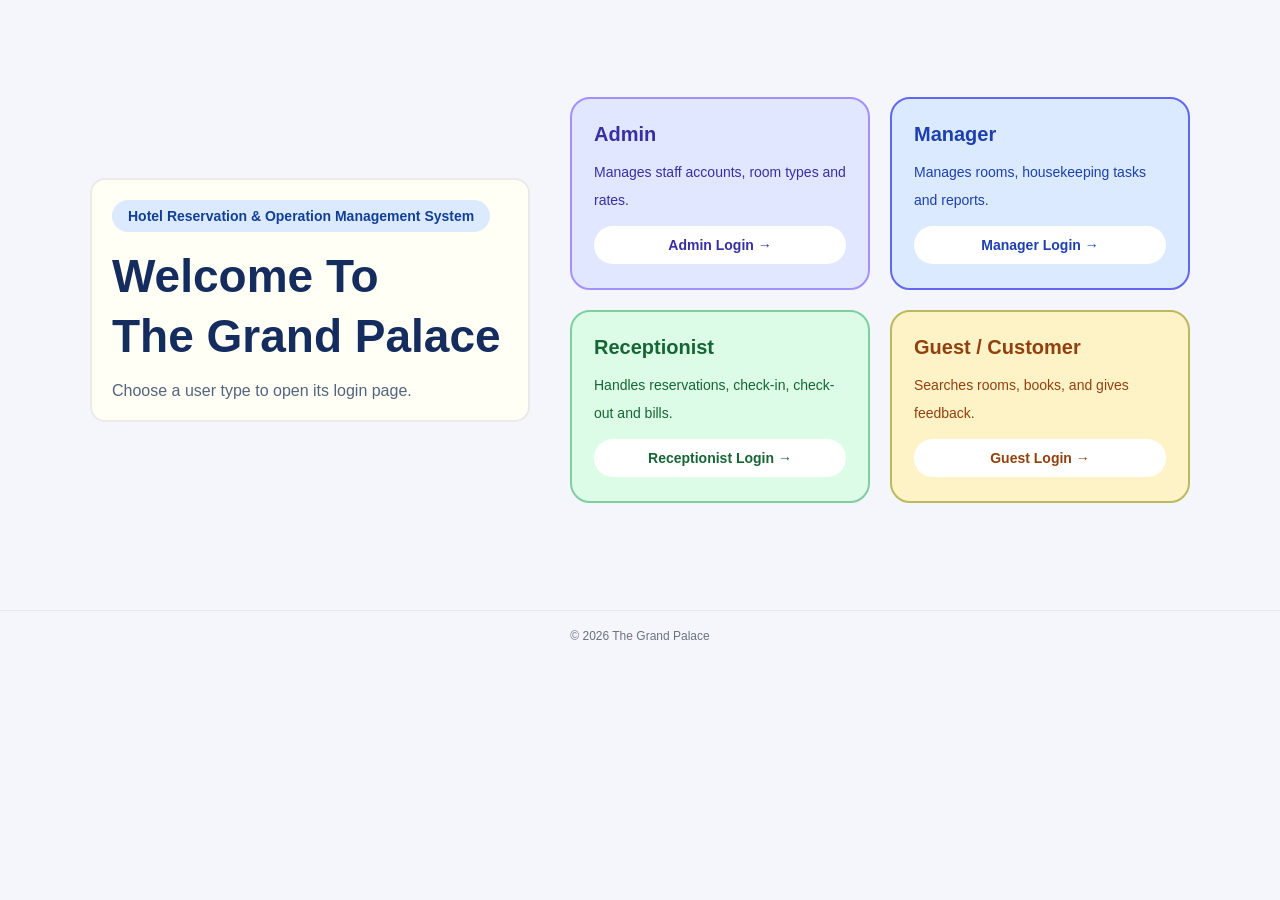
<file: hotel-system/index.html>
<!DOCTYPE html>
<html lang="en-US">
<head>
    <meta charset="UTF-8">
    <meta name="viewport" content="width=device-width, initial-scale=1.0">
    <title>The Grand Palace</title>
    <link rel="stylesheet" href="Design/Index.css">
    <script src="JS/Index.js"></script>
</head>
<body>
<div class="home">
    <div class="hero">

        <div class="hero-text">
            <span class="tag">Hotel Reservation &amp; Operation Management System</span>
            <h1>Welcome To<br>The Grand Palace</h1>
            <p>Choose a user type to open its login page.</p>
        </div>
        <div class="user-grid">

            <div class="user-card admin">
                <h2>Admin</h2>
                <p>Manages staff accounts, room types and rates.</p>
                <button type="button" class="user-btn" onclick="goToLogin('admin')">Admin Login →</button>
            </div>

            <div class="user-card manager">
                <h2>Manager</h2>
                <p>Manages rooms, housekeeping tasks and reports.</p>
                <button type="button" class="user-btn" onclick="goToLogin('manager')">Manager Login →</button>
            </div>

            <div class="user-card receptionist">
                <h2>Receptionist</h2>
                <p>Handles reservations, check-in, check-out and bills.</p>
                <button type="button" class="user-btn" onclick="goToLogin('receptionist')">Receptionist Login →</button>
            </div>

            <div class="user-card guest">
                <h2>Guest / Customer</h2>
                <p>Searches rooms, books, and gives feedback.</p>
                <button type="button" class="user-btn" onclick="goToLogin('guest')">Guest Login →</button>
            </div>

        </div>
    </div>
</div>
<div class="footer">© 2026 The Grand Palace</div>
</body>
</html>
</file>
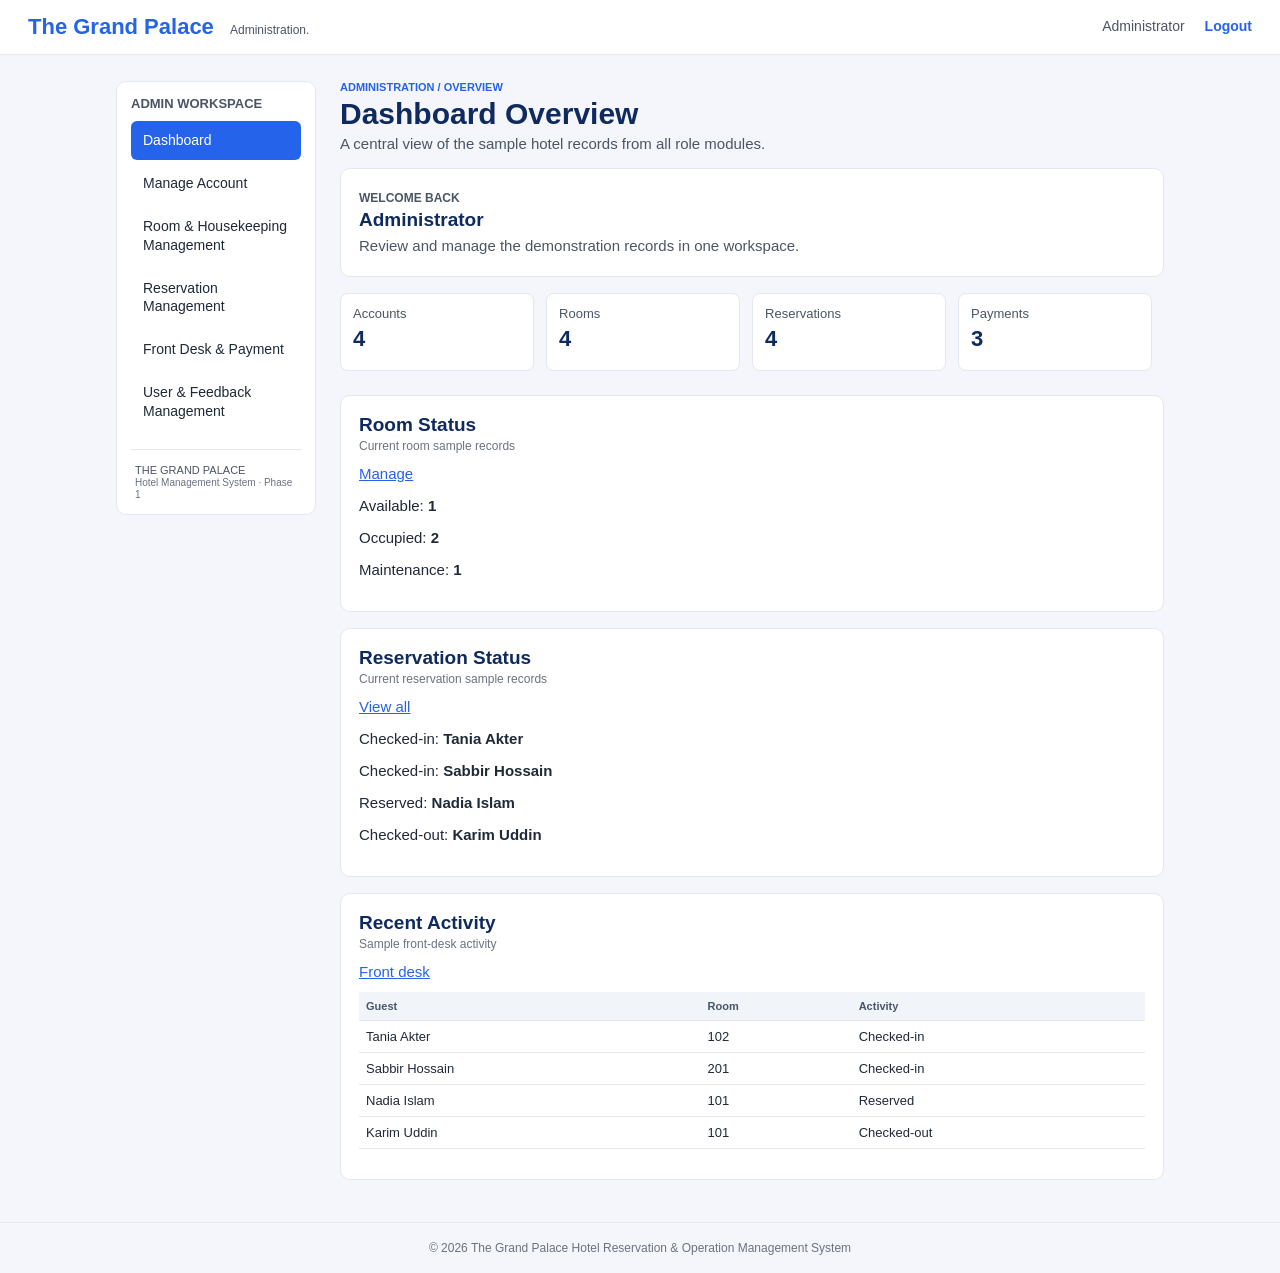
<file: hotel-system/Page/Admin.html>
<!DOCTYPE html>
<html lang="en">

<head>
    <meta charset="UTF-8">
    <meta name="viewport" content="width=device-width, initial-scale=1.0">
    <title>The Grand Palace | Admin Dashboard</title>
    <link rel="stylesheet" href="../Design/Style.css">
    <link rel="stylesheet" href="../Design/Admin.css">
    <script src="../JS/Admin.js" defer></script>
</head>

<body onload="initAdmin()">

    <!-- ===================== TOP BAR ===================== -->
    <div class="topbar adm-topbar">
        <div class="brand">The Grand Palace <small>Administration.</small></div>
        <div class="topright">
            <span class="adm-user-label">Administrator</span>
            <a href="../index.html">Logout</a>
        </div>
    </div>

    <div class="wrap adm-wrap">

        <!-- ===================== SIDEBAR ===================== -->
        <aside class="sidebar adm-sidebar">
            <h4>ADMIN WORKSPACE</h4>
            <a href="#" id="admMenuDashboard" class="active" onclick="return showAdminSection('dashboard')">Dashboard</a>
            <a href="#" id="admMenuAccounts" onclick="return showAdminSection('accounts')">Manage Account</a>
            <a href="#" id="admMenuRooms" onclick="return showAdminSection('rooms')">Room &amp; Housekeeping Management</a>
            <a href="#" id="admMenuReservations" onclick="return showAdminSection('reservations')">Reservation Management</a>
            <a href="#" id="admMenuFrontdesk" onclick="return showAdminSection('frontdesk')">Front Desk &amp; Payment</a>
            <a href="#" id="admMenuFeedback" onclick="return showAdminSection('feedback')">User &amp; Feedback Management</a>
            <div class="adm-sidebar-note">
                THE GRAND PALACE<br>
                <span>Hotel Management System · Phase 1</span>
            </div>
        </aside>

        <main class="content adm-content">

            <!-- ===================== DASHBOARD ===================== -->
            <section id="admDashboardSection">
                <div class="crumb">ADMINISTRATION / OVERVIEW</div>
                <h1 class="title">Dashboard Overview</h1>
                <p class="desc">A central view of the sample hotel records from all role modules.</p>

                <div class="adm-welcome card">
                    <div>
                        <p class="adm-eyebrow">WELCOME BACK</p>
                        <h2>Administrator</h2>
                        <p>Review and manage the demonstration records in one workspace.</p>
                    </div>
                    <div class="adm-welcome-mark">GP</div>
                </div>

                <div class="adm-stat-grid">
                    <div class="adm-stat-card">
                        <span class="adm-stat-icon adm-blue">A</span>
                        <div>
                            <p>Accounts</p>
                            <h2 id="dashAccounts">0</h2>
                        </div>
                    </div>
                    <div class="adm-stat-card">
                        <span class="adm-stat-icon adm-green">R</span>
                        <div>
                            <p>Rooms</p>
                            <h2 id="dashRooms">0</h2>
                        </div>
                    </div>
                    <div class="adm-stat-card">
                        <span class="adm-stat-icon adm-purple">B</span>
                        <div>
                            <p>Reservations</p>
                            <h2 id="dashReservations">0</h2>
                        </div>
                    </div>
                    <div class="adm-stat-card">
                        <span class="adm-stat-icon adm-gold">P</span>
                        <div>
                            <p>Payments</p>
                            <h2 id="dashPayments">0</h2>
                        </div>
                    </div>
                </div>

                <div class="adm-two-column">
                    <div class="card adm-panel-card">
                        <div class="adm-card-heading">
                            <div>
                                <h2>Room Status</h2>
                                <p class="sub">Current room sample records</p>
                            </div>
                            <a href="#" onclick="return showAdminSection('rooms')">Manage</a>
                        </div>
                        <div id="dashRoomSummary"></div>
                    </div>

                    <div class="card adm-panel-card">
                        <div class="adm-card-heading">
                            <div>
                                <h2>Reservation Status</h2>
                                <p class="sub">Current reservation sample records</p>
                            </div>
                            <a href="#" onclick="return showAdminSection('reservations')">View all</a>
                        </div>
                        <div id="dashReservationSummary"></div>
                    </div>
                </div>

                <div class="card adm-panel-card">
                    <div class="adm-card-heading">
                        <div>
                            <h2>Recent Activity</h2>
                            <p class="sub">Sample front-desk activity</p>
                        </div>
                        <a href="#" onclick="return showAdminSection('frontdesk')">Front desk</a>
                    </div>
                    <div id="dashRecent"></div>
                </div>
            </section>

            <!-- ===================== MANAGE ACCOUNT ===================== -->
            <section id="admAccountsSection" style="display:none">
                <div class="crumb">ADMINISTRATION / MANAGE ACCOUNT</div>
                <h1 class="title">Manage Account</h1>
                <p class="desc">Add, review, enable, disable and remove sample user accounts.</p>

                <div class="card adm-panel-card">
                    <div class="adm-card-heading">
                        <div>
                            <h2>Account Directory</h2>
                            <p class="sub">Administrator, Manager, Receptionist and Guest accounts</p>
                        </div>
                        <button type="button" onclick="openAccountForm()">+ Add Account</button>
                    </div>

                    <!-- Add / Edit account form -->
                    <div id="accountForm" class="adm-form-box" style="display:none">
                        <h3 id="accountFormTitle">Add Account</h3>
                        <div class="adm-form-grid">
                            <div>
                                <label>First Name</label>
                                <input id="accFirst">
                            </div>
                            <div>
                                <label>Last Name</label>
                                <input id="accLast">
                            </div>
                            <div>
                                <label>Email</label>
                                <input id="accEmail" type="email">
                            </div>
                            <div>
                                <label>Phone</label>
                                <input id="accPhone">
                            </div>
                            <div>
                                <label>Role</label>
                                <select id="accRole">
                                    <option>Guest</option>
                                    <option>Receptionist</option>
                                    <option>Manager</option>
                                    <option>Admin</option>
                                </select>
                            </div>
                            <div>
                                <label>Status</label>
                                <select id="accStatus">
                                    <option>Active</option>
                                    <option>Disabled</option>
                                </select>
                            </div>
                        </div>
                        <p id="accError" class="adm-error"></p>
                        <button type="button" onclick="saveAccount()">Save Account</button>
                        <button type="button" class="light" onclick="cancelAccountForm()">Cancel</button>
                    </div>

                    <!-- Search and filter -->
                    <div class="adm-toolbar">
                        <div class="adm-search">
                            <label>Search</label>
                            <input id="accSearch" onkeyup="showAccounts()" placeholder="Name, email or phone">
                        </div>
                        <div class="adm-filter">
                            <label>Role</label>
                            <select id="accFilter" onchange="showAccounts()">
                                <option>All</option>
                                <option>Admin</option>
                                <option>Manager</option>
                                <option>Receptionist</option>
                                <option>Guest</option>
                            </select>
                        </div>
                    </div>

                    <div id="accountTable" class="adm-table-wrap"></div>
                </div>
            </section>

            <!-- ===================== ROOM & HOUSEKEEPING ===================== -->
            <section id="admRoomsSection" style="display:none">
                <div class="crumb">ADMINISTRATION / OPERATIONS</div>
                <h1 class="title">Room &amp; Housekeeping Management</h1>
                <p class="desc">Manage the room inventory and housekeeping task records copied from the Manager module.</p>

                <!-- Add / Edit room -->
                <div class="card adm-panel-card">
                    <div class="adm-card-heading">
                        <div>
                            <h2 id="roomFormTitle">Add / Edit Room</h2>
                            <p class="sub">Room number, type, floor and availability status</p>
                        </div>
                    </div>
                    <div class="adm-form-grid">
                        <div>
                            <label>Room Number</label>
                            <input id="roomNumber">
                        </div>
                        <div>
                            <label>Room Type</label>
                            <select id="roomType">
                                <option>Standard</option>
                                <option>Deluxe</option>
                                <option>Suite</option>
                            </select>
                        </div>
                        <div>
                            <label>Floor</label>
                            <input id="roomFloor" type="number" min="1">
                        </div>
                        <div>
                            <label>Status</label>
                            <select id="roomStatus">
                                <option>Available</option>
                                <option>Occupied</option>
                                <option>Maintenance</option>
                            </select>
                        </div>
                    </div>
                    <p id="roomError" class="adm-error"></p>
                    <button type="button" onclick="saveRoom()">Save Room</button>
                    <button type="button" class="light" onclick="clearRoomForm()">Clear</button>
                </div>

                <!-- Room inventory -->
                <div class="card adm-panel-card">
                    <div class="adm-card-heading">
                        <div>
                            <h2>Room Inventory</h2>
                            <p class="sub">Edit or delete a room record</p>
                        </div>
                    </div>
                    <div id="roomTable" class="adm-table-wrap"></div>
                </div>

                <!-- Housekeeping tasks -->
                <div class="card adm-panel-card">
                    <div class="adm-card-heading">
                        <div>
                            <h2 id="taskFormTitle">Housekeeping Tasks</h2>
                            <p class="sub">Assign and update housekeeping work</p>
                        </div>
                    </div>
                    <div class="adm-form-grid">
                        <div>
                            <label>Room</label>
                            <input id="taskRoom">
                        </div>
                        <div>
                            <label>Task Description</label>
                            <input id="taskName">
                        </div>
                        <div>
                            <label>Assigned To</label>
                            <input id="taskWorker">
                        </div>
                        <div>
                            <label>Status</label>
                            <select id="taskStatus">
                                <option>Pending</option>
                                <option>Done</option>
                            </select>
                        </div>
                    </div>
                    <p id="taskError" class="adm-error"></p>
                    <button type="button" onclick="saveTask()">Save Task</button>
                    <button type="button" class="light" onclick="clearTaskForm()">Clear</button>
                    <div id="taskTable" class="adm-table-wrap"></div>
                </div>
            </section>

            <!-- ===================== RESERVATIONS ===================== -->
            <section id="admReservationsSection" style="display:none">
                <div class="crumb">ADMINISTRATION / RESERVATIONS</div>
                <h1 class="title">Reservation Management</h1>
                <p class="desc">View and edit sample reservations from the Receptionist module.</p>

                <div class="card adm-panel-card">
                    <h2 id="resFormTitle">Add / Edit Reservation</h2>
                    <div class="adm-form-grid">
                        <div>
                            <label>Guest Name</label>
                            <input id="resGuest">
                        </div>
                        <div>
                            <label>Phone</label>
                            <input id="resPhone">
                        </div>
                        <div>
                            <label>Room Number</label>
                            <input id="resRoom">
                        </div>
                        <div>
                            <label>Check-in</label>
                            <input id="resIn" type="date">
                        </div>
                        <div>
                            <label>Check-out</label>
                            <input id="resOut" type="date">
                        </div>
                        <div>
                            <label>Status</label>
                            <select id="resStatus">
                                <option>Reserved</option>
                                <option>Checked-in</option>
                                <option>Checked-out</option>
                                <option>Cancelled</option>
                            </select>
                        </div>
                    </div>
                    <p id="resError" class="adm-error"></p>
                    <button type="button" onclick="saveReservation()">Save Reservation</button>
                    <button type="button" class="light" onclick="clearReservationForm()">Clear</button>
                </div>

                <div class="card adm-panel-card">
                    <div class="adm-card-heading">
                        <h2>Reservation Directory</h2>
                    </div>
                    <div id="reservationTable" class="adm-table-wrap"></div>
                </div>
            </section>

            <!-- ===================== FRONT DESK & PAYMENT ===================== -->
            <section id="admFrontdeskSection" style="display:none">
                <div class="crumb">ADMINISTRATION / FRONT DESK</div>
                <h1 class="title">Front Desk &amp; Payment</h1>
                <p class="desc">Review check-in / check-out activity and edit payment records.</p>

                <!-- Front desk overview -->
                <div class="card adm-panel-card">
                    <h2>Front Desk Overview</h2>
                    <div id="deskSummary"></div>
                    <div id="deskTable" class="adm-table-wrap"></div>
                </div>

                <!-- Payment management -->
                <div class="card adm-panel-card">
                    <h2>Payment Management</h2>
                    <div class="adm-form-grid">
                        <div>
                            <label>Booking / Reservation ID</label>
                            <input id="payBooking" type="number">
                        </div>
                        <div>
                            <label>Guest Name</label>
                            <input id="payGuest">
                        </div>
                        <div>
                            <label>Amount (USD)</label>
                            <input id="payAmount" type="number" min="1">
                        </div>
                        <div>
                            <label>Method</label>
                            <select id="payMethod">
                                <option>Cash</option>
                                <option>Card</option>
                                <option>Mobile Banking</option>
                            </select>
                        </div>
                        <div>
                            <label>Status</label>
                            <select id="payStatus">
                                <option>Unpaid</option>
                                <option>Paid</option>
                                <option>Refunded</option>
                            </select>
                        </div>
                    </div>
                    <p id="payError" class="adm-error"></p>
                    <button type="button" onclick="savePayment()">Add / Update Payment</button>
                    <div id="paymentTable" class="adm-table-wrap"></div>
                </div>
            </section>

            <!-- ===================== USER & FEEDBACK ===================== -->
            <section id="admFeedbackSection" style="display:none">
                <div class="crumb">ADMINISTRATION / USERS &amp; FEEDBACK</div>
                <h1 class="title">User &amp; Feedback Management</h1>
                <p class="desc">Review guest account details and manage sample feedback records.</p>

                <!-- Guest directory -->
                <div class="card adm-panel-card">
                    <h2>Guest Directory</h2>
                    <div id="guestDirectory" class="adm-table-wrap"></div>
                </div>

                <!-- Guest feedback -->
                <div class="card adm-panel-card">
                    <h2>Guest Feedback</h2>
                    <p class="sub">Sample demonstration feedback. The Guest page currently displays a thank-you message but does not save feedback in an array.</p>
                    <div class="adm-form-grid">
                        <div>
                            <label>Guest Name</label>
                            <input id="fbGuest">
                        </div>
                        <div>
                            <label>Feedback</label>
                            <input id="fbText">
                        </div>
                        <div>
                            <label>Status</label>
                            <select id="fbStatus">
                                <option>New</option>
                                <option>Reviewed</option>
                                <option>Resolved</option>
                            </select>
                        </div>
                    </div>
                    <p id="fbError" class="adm-error"></p>
                    <button type="button" onclick="addFeedback()">Add Feedback</button>
                    <div id="feedbackTable" class="adm-table-wrap"></div>
                </div>
            </section>

        </main>
    </div>

    <div class="footer">© 2026 The Grand Palace  Hotel Reservation &amp; Operation Management System</div>

</body>

</html>
</file>
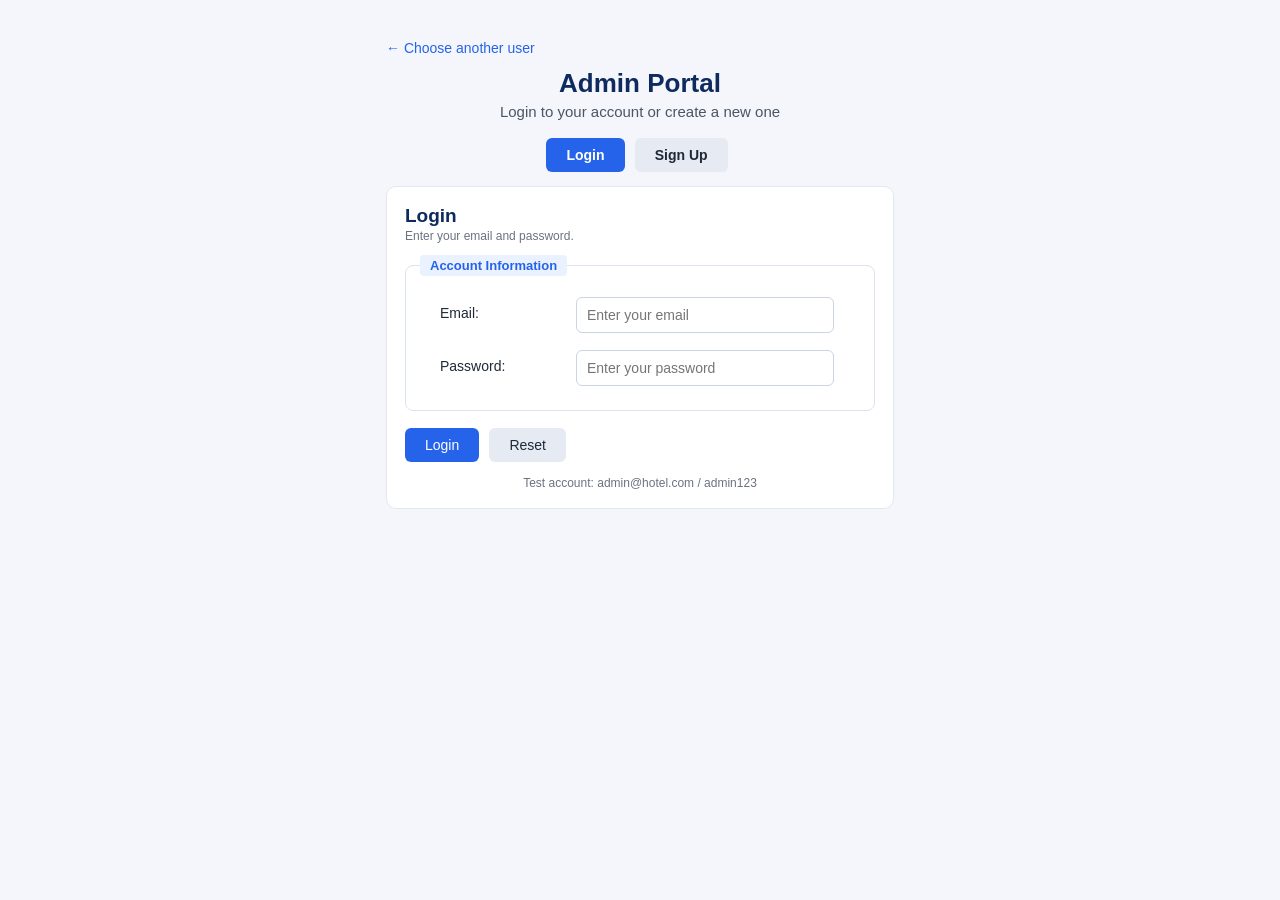
<file: hotel-system/Page/AdminLogin.html>
<!DOCTYPE html>
<html lang="en-US">
<head>
    <meta charset="UTF-8">
    <meta name="viewport" content="width=device-width, initial-scale=1.0">
    <title>Admin Login</title>
    <link rel="stylesheet" href="../Design/Style.css">
    <script>let loginRole = "Admin";</script>
    <script src="../JS/Common.js"></script>
    <script src="../JS/Login.js"></script>
</head>
<body>
<div class="authbox">

    <a class="backlink" href="../index.html">← Choose another user</a>

    <div class="authhead">
        <h1>Admin Portal</h1>
        <p>Login to your account or create a new one</p>
    </div>

    <div style="text-align:center; margin-bottom:14px;">
        <button type="button" class="tab on" id="tabLogin" onclick="showLogin()">Login</button>
        <button type="button" class="tab" id="tabSignup" onclick="showSignup()">Sign Up</button>
    </div>

    <form class="card" id="loginForm" onsubmit="return validateLoginForm()" onreset="clearAllErrors()" novalidate>
        <h2>Login</h2>
        <p class="sub">Enter your email and password.</p>
        <fieldset>
            <legend>Account Information</legend>
            <table class="formtable">
                <tr>
                    <td><label for="LoginEmail">Email:</label></td>
                    <td>
                        <input type="email" id="LoginEmail" placeholder="Enter your email">
                        <p class="error" id="LoginEmailError"></p>
                    </td>
                </tr>
                <tr>
                    <td><label for="LoginPassword">Password:</label></td>
                    <td>
                        <input type="password" id="LoginPassword" placeholder="Enter your password">
                        <p class="error" id="LoginPasswordError"></p>
                    </td>
                </tr>
            </table>
        </fieldset>
        <br>
        <div class="resultbox" id="LoginResult"></div>
        <button type="submit">Login</button>
        <button type="reset" class="light">Reset</button>
        <p class="hint">Test account: admin@hotel.com / admin123</p>
    </form>

    <form class="card" id="signupForm" style="display:none" onsubmit="return validateSignupForm()" onreset="clearAllErrors()" novalidate>
        <h2>Sign Up</h2>
        <p class="sub">Create a new <b>Admin</b> account.</p>
        <fieldset>
            <legend>Personal Information</legend>
            <table class="formtable">
                <tr>
                    <td><label for="SuFirst">First Name:</label></td>
                    <td>
                        <input type="text" id="SuFirst" placeholder="Enter first name">
                        <p class="error" id="SuFirstError"></p>
                    </td>
                </tr>
                <tr>
                    <td><label for="SuLast">Last Name:</label></td>
                    <td>
                        <input type="text" id="SuLast" placeholder="Enter last name">
                        <p class="error" id="SuLastError"></p>
                    </td>
                </tr>
                <tr>
                    <td><label for="SuEmail">Email:</label></td>
                    <td>
                        <input type="email" id="SuEmail" placeholder="Enter your email">
                        <p class="error" id="SuEmailError"></p>
                    </td>
                </tr>
                <tr>
                    <td><label for="SuBirthday">Birthday:</label></td>
                    <td>
                        <input type="date" id="SuBirthday">
                        <p class="error" id="SuBirthdayError"></p>
                    </td>
                </tr>
                <tr>
                    <td><label for="SuPhone">Phone Number:</label></td>
                    <td>
                        <input type="text" id="SuPhone" placeholder="e.g. 01712345678">
                        <p class="error" id="SuPhoneError"></p>
                    </td>
                </tr>
                <tr>
                    <td><label for="SuPassword">Password:</label></td>
                    <td>
                        <input type="password" id="SuPassword" placeholder="8+ characters, upper, lower, number">
                        <p class="error" id="SuPasswordError"></p>
                    </td>
                </tr>
                <tr>
                    <td><label for="SuConfirm">Retype Password:</label></td>
                    <td>
                        <input type="password" id="SuConfirm" placeholder="Type the password again">
                        <p class="error" id="SuConfirmError"></p>
                    </td>
                </tr>
            </table>
        </fieldset>
        <br>
        <div class="resultbox" id="SignupResult"></div>
        <button type="submit">Create  a Account</button>
        <button type="reset" class="light">Reset</button>
    </form>

</div>
</body>
</html>
</file>
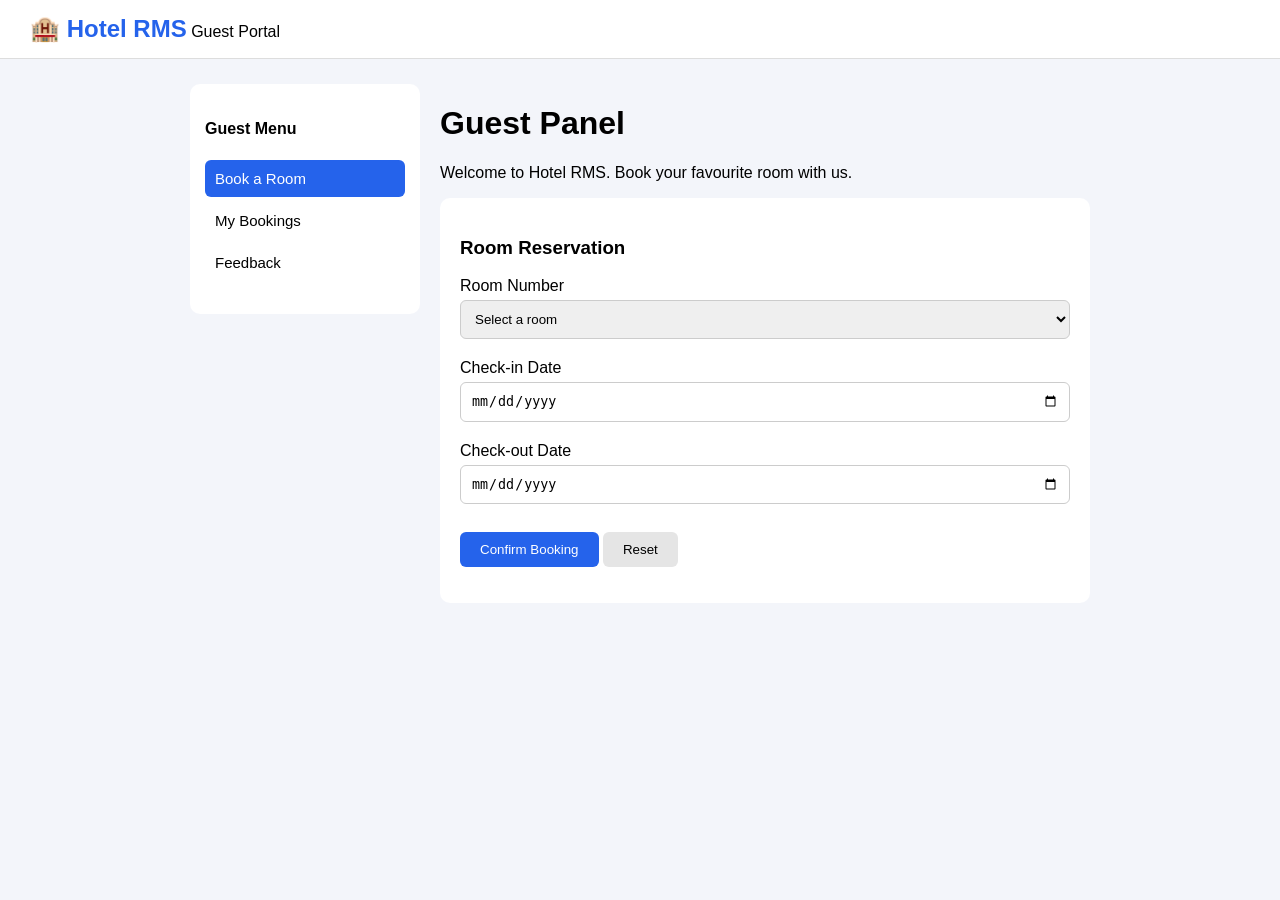
<file: hotel-system/Page/Guest.html>
<!doctype html>
<html>

<head>
    <title>Hotel RMS - Guest Portal</title>
    <link rel="stylesheet" href="../Design/Guest.css">
    <script src="../JS/Guest.js"></script>
</head>

<body>

    <!-- Upor er header -->
    <div class="header">
        <h2>🏨 Hotel RMS</h2>
        <span>Guest Portal</span>
    </div>

    <div class="container">

        <!-- Bam pashe sidebar, 3 ta button -->
        <div class="sidebar">
            <h4>Guest Menu</h4>
            <button id="btn1" class="active" onclick="showSection('bookSection', 'btn1')">Book a Room</button>
            <button id="btn2" onclick="showSection('bookingsSection', 'btn2')">My Bookings</button>
            <button id="btn3" onclick="showSection('feedbackSection', 'btn3')">Feedback</button>
        </div>

        <!-- Dan pashe main content -->
        <div class="main">
            <h1>Guest Panel</h1>
            <p>Welcome to Hotel RMS. Book your favourite room with us.</p>

            <!-- Section 1: Book a Room -->
            <div id="bookSection">

                <div class="box">
                    <h3>Room Reservation</h3>

                    <label>Room Number</label>
                    <select id="roomSelect">
                        <option value="">Select a room</option>
                    </select>

                    <label>Check-in Date</label>
                    <input type="date" id="checkIn">

                    <label>Check-out Date</label>
                    <input type="date" id="checkOut">

                    <br><br>
                    <button class="blue-btn" onclick="confirmBooking()">Confirm Booking</button>
                    <button class="gray-btn" onclick="resetForm()">Reset</button>

                    <p id="bookMessage"></p>
                </div>

            </div>

            <!-- Section 2: My Bookings (shuru te hidden) -->
            <div id="bookingsSection" style="display: none;">
                <div class="box">
                    <h3>My Bookings</h3>
                    <div id="bookingList"></div>
                </div>
            </div>

            <!-- Section 3: Feedback (shuru te hidden) -->
            <div id="feedbackSection" style="display: none;">
                <div class="box">
                    <h3>Feedback</h3>
                    <textarea id="feedbackText" placeholder="Write your feedback here..."></textarea>
                    <br><br>
                    <button class="blue-btn" onclick="submitFeedback()">Submit</button>
                    <p id="feedbackMessage"></p>
                </div>
            </div>

        </div>
    </div>

</body>

</html>
</file>
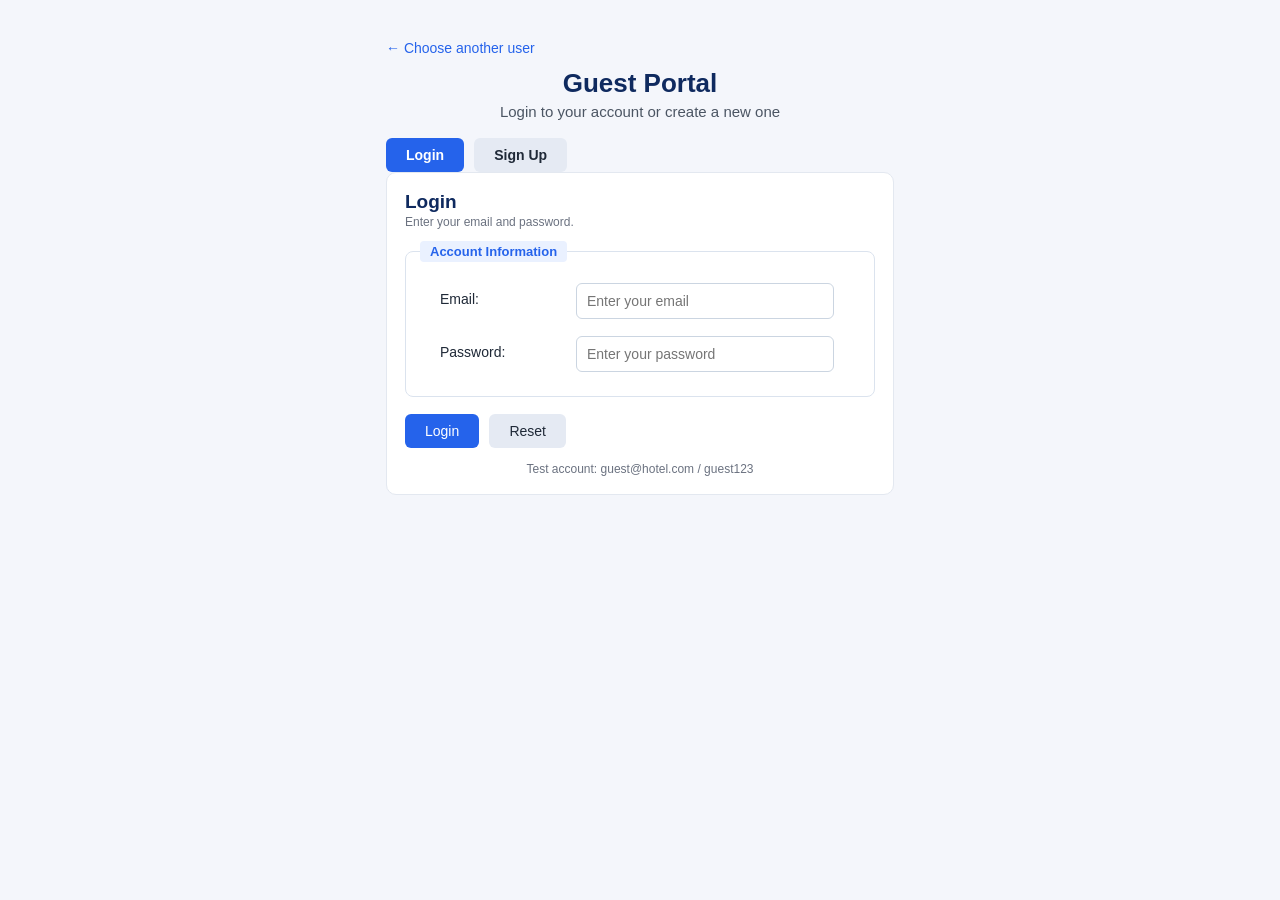
<file: hotel-system/Page/GuestLogin.html>
<!DOCTYPE html>
<html lang="en-US">

<head>
    <meta charset="UTF-8">
    <meta name="viewport" content="width=device-width, initial-scale=1.0">
    <title>Guest Login</title>
    <link rel="stylesheet" href="../Design/Style.css">
    <script>let loginRole = "Guest";</script>
    <script src="../JS/Common.js"></script>
    <script src="../JS/Login.js"></script>
</head>

<body>
    <div class="authbox">

        <a class="backlink" href="../index.html">← Choose another user</a>

        <div class="authhead">
            <h1>Guest Portal</h1>
            <p>Login to your account or create a new one</p>
        </div>

        <div class="divLogUp">
            <button type="button" class="tab on" id="tabLogin" onclick="showLogin()">Login</button>
            <button type="button" class="tab" id="tabSignup" onclick="showSignup()">Sign Up</button>
        </div>

    <form class="card" id="loginForm" onsubmit="return validateLoginForm()" onreset="clearAllErrors()" novalidate>
        <h2>Login</h2>
        <p class="sub">Enter your email and password.</p>
        <fieldset>
            <legend>Account Information</legend>
            <table class="formtable">
                <tr>
                    <td><label for="LoginEmail">Email:</label></td>
                    <td>
                        <input type="email" id="LoginEmail" placeholder="Enter your email">
                        <p class="error" id="LoginEmailError"></p>
                    </td>
                </tr>
                <tr>
                    <td><label for="LoginPassword">Password:</label></td>
                    <td>
                        <input type="password" id="LoginPassword" placeholder="Enter your password">
                        <p class="error" id="LoginPasswordError"></p>
                    </td>
                </tr>
            </table>
        </fieldset>
        <br>
        <div class="resultbox" id="LoginResult"></div>
        <button type="submit">Login</button>
        <button type="reset" class="light">Reset</button>
        <p class="hint">Test account: guest@hotel.com / guest123</p>
    </form>

    <form class="card" id="signupForm" style="display:none" onsubmit="return validateSignupForm()" onreset="clearAllErrors()" novalidate>
        <h2>Sign Up</h2>
        <p class="sub">Create a new <b>Guest</b> account.</p>
        <fieldset>
            <legend>Personal Information</legend>
            <table class="formtable">
                <tr>
                    <td><label for="SuFirst">First Name:</label></td>
                    <td>
                        <input type="text" id="SuFirst" placeholder="Enter first name">
                        <p class="error" id="SuFirstError"></p>
                    </td>
                </tr>
                <tr>
                    <td><label for="SuLast">Last Name:</label></td>
                    <td>
                        <input type="text" id="SuLast" placeholder="Enter last name">
                        <p class="error" id="SuLastError"></p>
                    </td>
                </tr>
                <tr>
                    <td><label for="SuEmail">Email:</label></td>
                    <td>
                        <input type="email" id="SuEmail" placeholder="Enter your email">
                        <p class="error" id="SuEmailError"></p>
                    </td>
                </tr>
                <tr>
                    <td><label for="SuBirthday">Birthday:</label></td>
                    <td>
                        <input type="date" id="SuBirthday">
                        <p class="error" id="SuBirthdayError"></p>
                    </td>
                </tr>
                <tr>
                    <td><label for="SuPhone">Phone Number:</label></td>
                    <td>
                        <input type="text" id="SuPhone" placeholder="e.g. 01712345678">
                        <p class="error" id="SuPhoneError"></p>
                    </td>
                </tr>
                <tr>
                    <td><label for="SuPassword">Password:</label></td>
                    <td>
                        <input type="password" id="SuPassword" placeholder="8+ characters, upper, lower, number">
                        <p class="error" id="SuPasswordError"></p>
                    </td>
                </tr>
                <tr>
                    <td><label for="SuConfirm">Retype Password:</label></td>
                    <td>
                        <input type="password" id="SuConfirm" placeholder="Type the password again">
                        <p class="error" id="SuConfirmError"></p>
                    </td>
                </tr>
            </table>
        </fieldset>
        <br>
        <div class="resultbox" id="SignupResult"></div>
        <button type="submit">Create Account</button>
        <button type="reset" class="light">Reset</button>
    </form>

    </div>
</body>

</html>
</file>
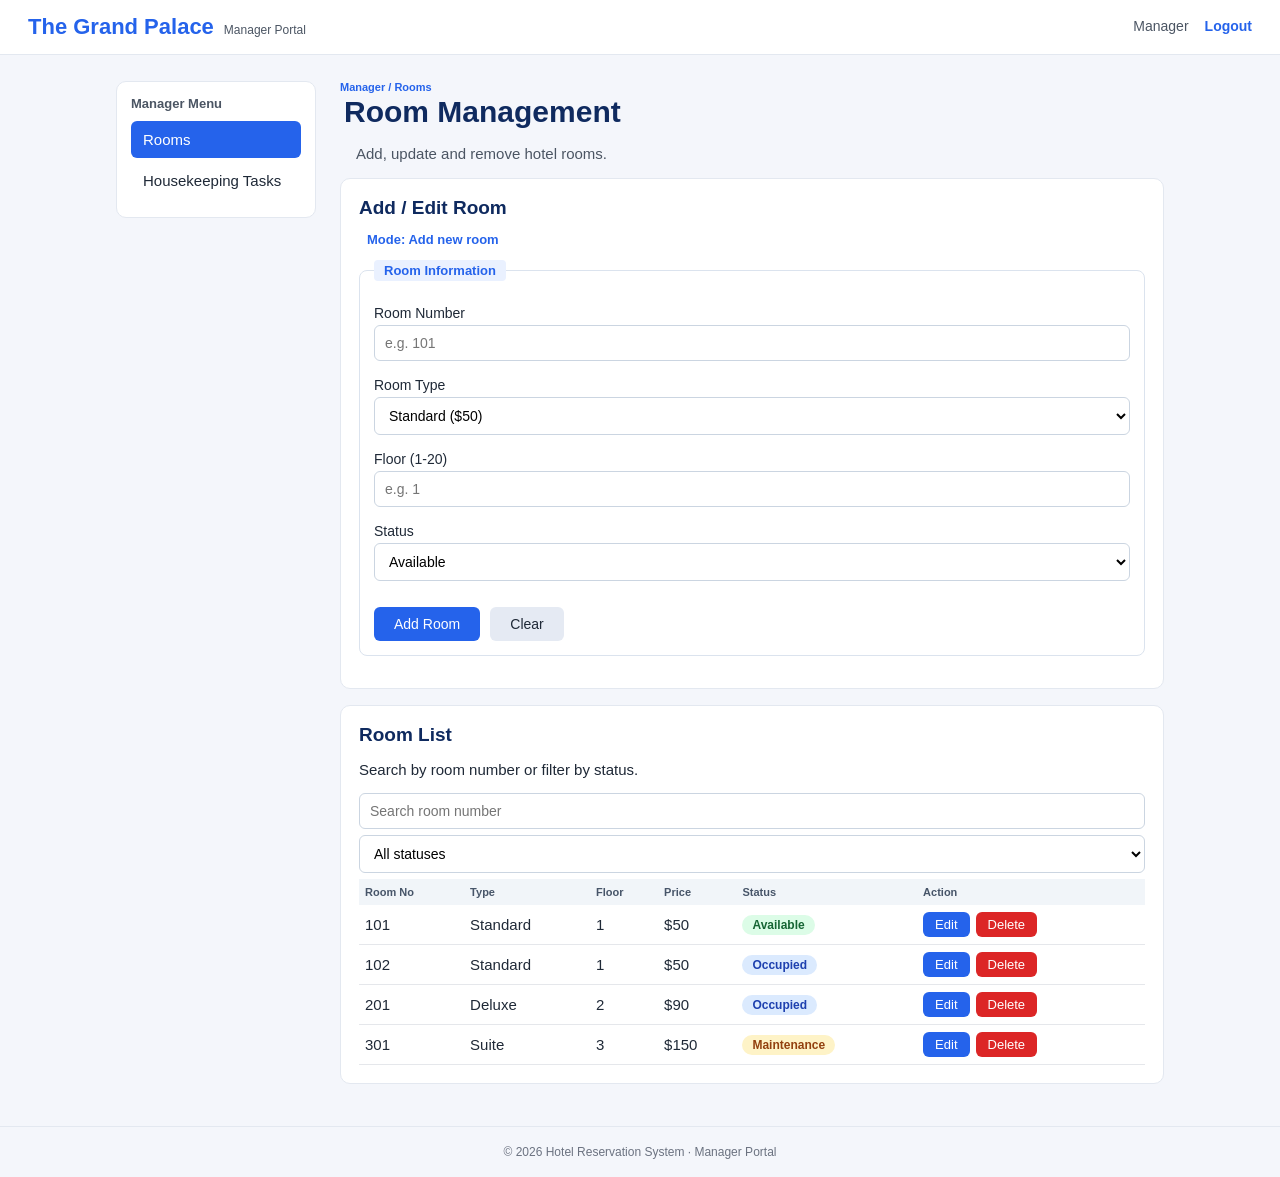
<file: hotel-system/Page/Manager.html>
<!DOCTYPE html>
<html lang="en-US">
<head>
    <meta charset="UTF-8">
    <meta name="viewport" content="width=device-width, initial-scale=1.0">
    <title>Manager Portal</title>
    <link rel="stylesheet" href="../Design/Manager.css">
    <script src="../JS/Manager.js"></script>
</head>
<body>

<div class="topbar">
    <div class="brand">The Grand Palace<small>Manager Portal</small></div>
    <div class="topright"><span>Manager</span><a href="../index.html">Logout</a></div>
</div>

<div class="wrap">

    <!-- Bam pashe sidebar, 2 ta link -->
    <div class="sidebar">
        <h4>Manager Menu</h4>
        <a href="#" id="menuRooms" class="active" onclick="return showSection('rooms')">Rooms</a>
        <a href="#" id="menuTasks" onclick="return showSection('tasks')">Housekeeping Tasks</a>
    </div>

    <!-- Dan pashe main content -->
    <div class="content">
        <div id="roomsSection">
            <div class="crumb">Manager / Rooms</div>
            <h1 class="title">Room Management</h1>
            <p class="desc">Add, update and remove hotel rooms.</p>

            <div class="card">
                <h2>Add / Edit Room</h2>
                <p id="RoomMode" class="mgr-mode">Mode: Add new room</p>
                <fieldset>
                    <legend>Room Information</legend>

                    <label for="RoomNumber">Room Number</label>
                    <input type="text" id="RoomNumber" placeholder="e.g. 101">

                    <label for="RoomType">Room Type</label>
                    <select id="RoomType"></select>

                    <label for="RoomFloor">Floor (1-20)</label>
                    <input type="number" id="RoomFloor" placeholder="e.g. 1">

                    <label for="RoomStatus">Status</label>
                    <select id="RoomStatus">
                        <option value="Available">Available</option>
                        <option value="Occupied">Occupied</option>
                        <option value="Maintenance">Maintenance</option>
                    </select>

                    <p class="error" id="RoomError"></p>
                    <br>
                    <button type="button" onclick="addRoom()">Add Room</button>
                    <button type="button" class="light" onclick="clearRoomForm()">Clear</button>
                </fieldset>
                <p class="ok" id="RoomMsg"></p>
            </div>

            <div class="card">
                <h2>Room List</h2>
                <p class="sub">Search by room number or filter by status.</p>
                <input type="text" id="SearchRoom" onkeyup="showRooms()" placeholder="Search room number">
                <select id="FilterStatus" onchange="showRooms()">
                    <option value="All">All statuses</option>
                    <option value="Available">Available</option>
                    <option value="Occupied">Occupied</option>
                    <option value="Maintenance">Maintenance</option>
                </select>
                <table class="datatable" id="roomTable">
                <tr><th>Room No</th><th>Type</th><th>Floor</th><th>Price</th><th>Status</th><th>Action</th></tr>
                </table>
            </div>
        </div>

        <!-- Housekeeping Tasks age jate na dekhay eijonno korchi -->
        <div id="tasksSection" style="display:none">
            <div class="crumb">Manager / Hotel Care</div>
            <h1 class="title">Housekeeping &amp; Maintenance Tasks</h1>
            <p class="desc">Create tasks for staff, track what is pending and mark finished work as done.</p>
            <div class="card">
                <h2>Add / Edit Task</h2>
                <p class="sub">The room list comes from the rooms you added.</p>
                <p id="TaskMode" class="mgr-mode">Mode: Add new task</p>
                <fieldset>
                    <legend>Task Information</legend>

                    <label for="TaskRoom">Room</label>
                    <select id="TaskRoom"></select>

                    <label for="TaskText">Task</label>
                    <input type="text" id="TaskText" placeholder="e.g. Clean bathroom">

                    <label for="TaskWorker">Assigned To</label>
                    <input type="text" id="TaskWorker" placeholder="Staff name">

                    <label for="TaskStatus">Status</label>
                    <select id="TaskStatus">
                        <option value="Pending">Pending</option>
                        <option value="Done">Done</option>
                    </select>

                    <p class="error" id="TaskError"></p>
                    <br>
                    <button type="button" onclick="addTask()">Add Task</button>
                    <button type="button" class="light" onclick="clearTaskForm()">Clear</button>
                </fieldset>
                <p class="ok" id="TaskMsg"></p>
            </div>

            <div class="card">
                <h2>Task List</h2>
                <p class="sub">Filter the list by status.</p>
                <select id="FilterTask" onchange="showTasks()">
                    <option value="All">All statuses</option>
                    <option value="Pending">Pending</option>
                    <option value="Done">Done</option>
                </select>
                <table class="datatable" id="taskTable">
                <tr><th>Room</th><th>Task</th><th>Assigned To</th><th>Status</th><th>Action</th></tr>
                </table>
            </div>
        </div>

    </div>
</div>
<div class="footer">© 2026 Hotel Reservation System · Manager Portal</div>
</body>
</html>
</file>
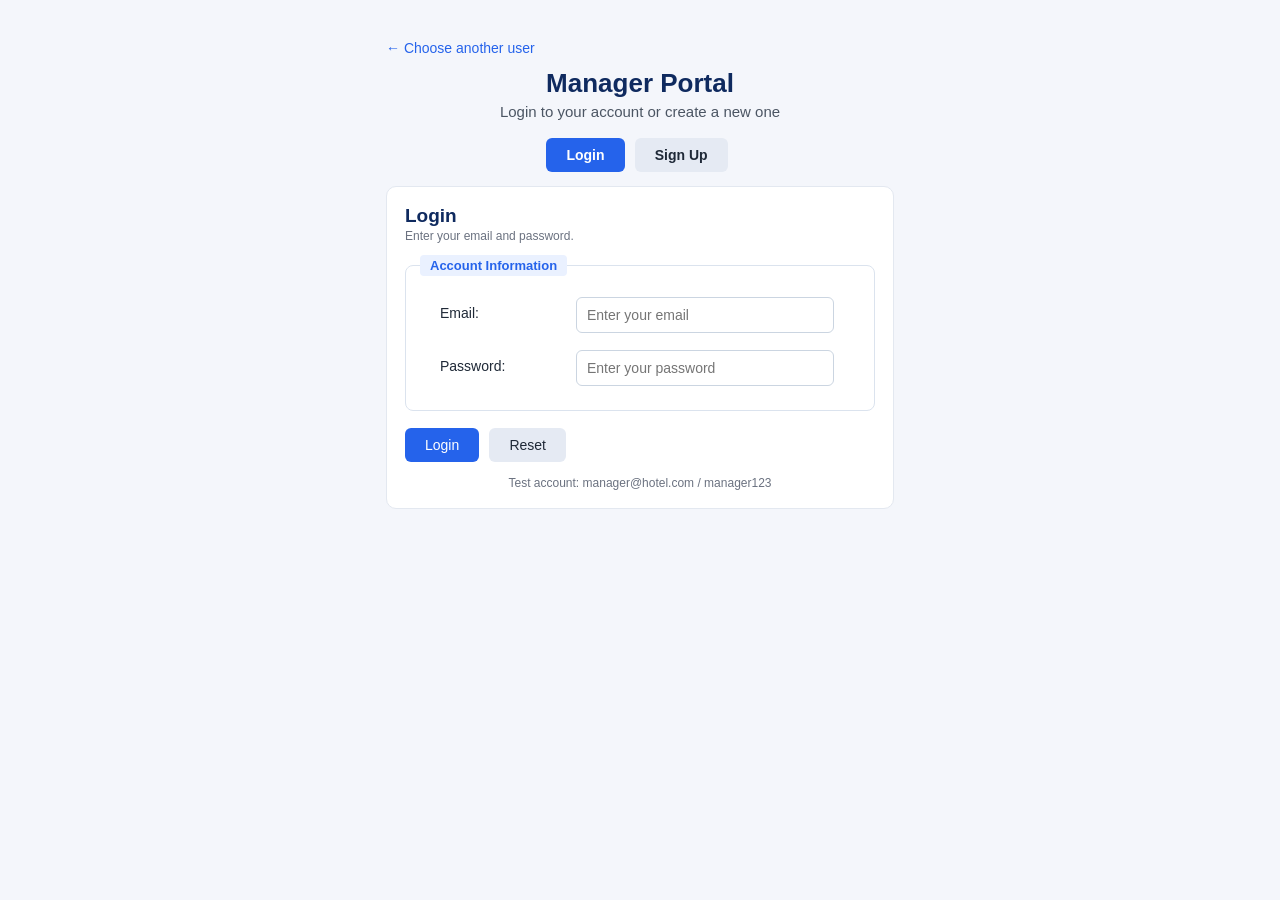
<file: hotel-system/Page/ManagerLogin.html>
<!DOCTYPE html>
<html lang="en-US">
<head>
    <meta charset="UTF-8">
    <meta name="viewport" content="width=device-width, initial-scale=1.0">
    <title>Manager Login</title>
    <link rel="stylesheet" href="../Design/Style.css">
    <script>let loginRole = "Manager";</script>
    <script src="../JS/Common.js"></script>
    <script src="../JS/Login.js"></script>
</head>
<body>
<div class="authbox">

    <a class="backlink" href="../index.html">← Choose another user</a>

    <div class="authhead">
        <h1>Manager Portal</h1>
        <p>Login to your account or create a new one</p>
    </div>

    <div style="text-align:center; margin-bottom:14px;">
        <button type="button" class="tab on" id="tabLogin" onclick="showLogin()">Login</button>
        <button type="button" class="tab" id="tabSignup" onclick="showSignup()">Sign Up</button>
    </div>

    <form class="card" id="loginForm" onsubmit="return validateLoginForm()" onreset="clearAllErrors()" novalidate>
        <h2>Login</h2>
        <p class="sub">Enter your email and password.</p>
        <fieldset>
            <legend>Account Information</legend>
            <table class="formtable">
                <tr>
                    <td><label for="LoginEmail">Email:</label></td>
                    <td>
                        <input type="email" id="LoginEmail" placeholder="Enter your email">
                        <p class="error" id="LoginEmailError"></p>
                    </td>
                </tr>
                <tr>
                    <td><label for="LoginPassword">Password:</label></td>
                    <td>
                        <input type="password" id="LoginPassword" placeholder="Enter your password">
                        <p class="error" id="LoginPasswordError"></p>
                    </td>
                </tr>
            </table>
        </fieldset>
        <br>
        <div class="resultbox" id="LoginResult"></div>
        <button type="submit">Login</button>
        <button type="reset" class="light">Reset</button>
        <p class="hint">Test account: manager@hotel.com / manager123</p>
    </form>

    <form class="card" id="signupForm" style="display:none" onsubmit="return validateSignupForm()" onreset="clearAllErrors()" novalidate>
        <h2>Sign Up</h2>
        <p class="sub">Create a new <b>Manager</b> account.</p>
        <fieldset>
            <legend>Personal Information</legend>
            <table class="formtable">
                <tr>
                    <td><label for="SuFirst">First Name:</label></td>
                    <td>
                        <input type="text" id="SuFirst" placeholder="Enter first name">
                        <p class="error" id="SuFirstError"></p>
                    </td>
                </tr>
                <tr>
                    <td><label for="SuLast">Last Name:</label></td>
                    <td>
                        <input type="text" id="SuLast" placeholder="Enter last name">
                        <p class="error" id="SuLastError"></p>
                    </td>
                </tr>
                <tr>
                    <td><label for="SuEmail">Email:</label></td>
                    <td>
                        <input type="email" id="SuEmail" placeholder="Enter your email">
                        <p class="error" id="SuEmailError"></p>
                    </td>
                </tr>
                <tr>
                    <td><label for="SuBirthday">Birthday:</label></td>
                    <td>
                        <input type="date" id="SuBirthday">
                        <p class="error" id="SuBirthdayError"></p>
                    </td>
                </tr>
                <tr>
                    <td><label for="SuPhone">Phone Number:</label></td>
                    <td>
                        <input type="text" id="SuPhone" placeholder="e.g. 01712345678">
                        <p class="error" id="SuPhoneError"></p>
                    </td>
                </tr>
                <tr>
                    <td><label for="SuPassword">Password:</label></td>
                    <td>
                        <input type="password" id="SuPassword" placeholder="8+ characters, upper, lower, number">
                        <p class="error" id="SuPasswordError"></p>
                    </td>
                </tr>
                <tr>
                    <td><label for="SuConfirm">Retype Password:</label></td>
                    <td>
                        <input type="password" id="SuConfirm" placeholder="Type the password again">
                        <p class="error" id="SuConfirmError"></p>
                    </td>
                </tr>
            </table>
        </fieldset>
        <br>
        <div class="resultbox" id="SignupResult"></div>
        <button type="submit">Create Account</button>
        <button type="reset" class="light">Reset</button>
    </form>

</div>
</body>
</html>
</file>
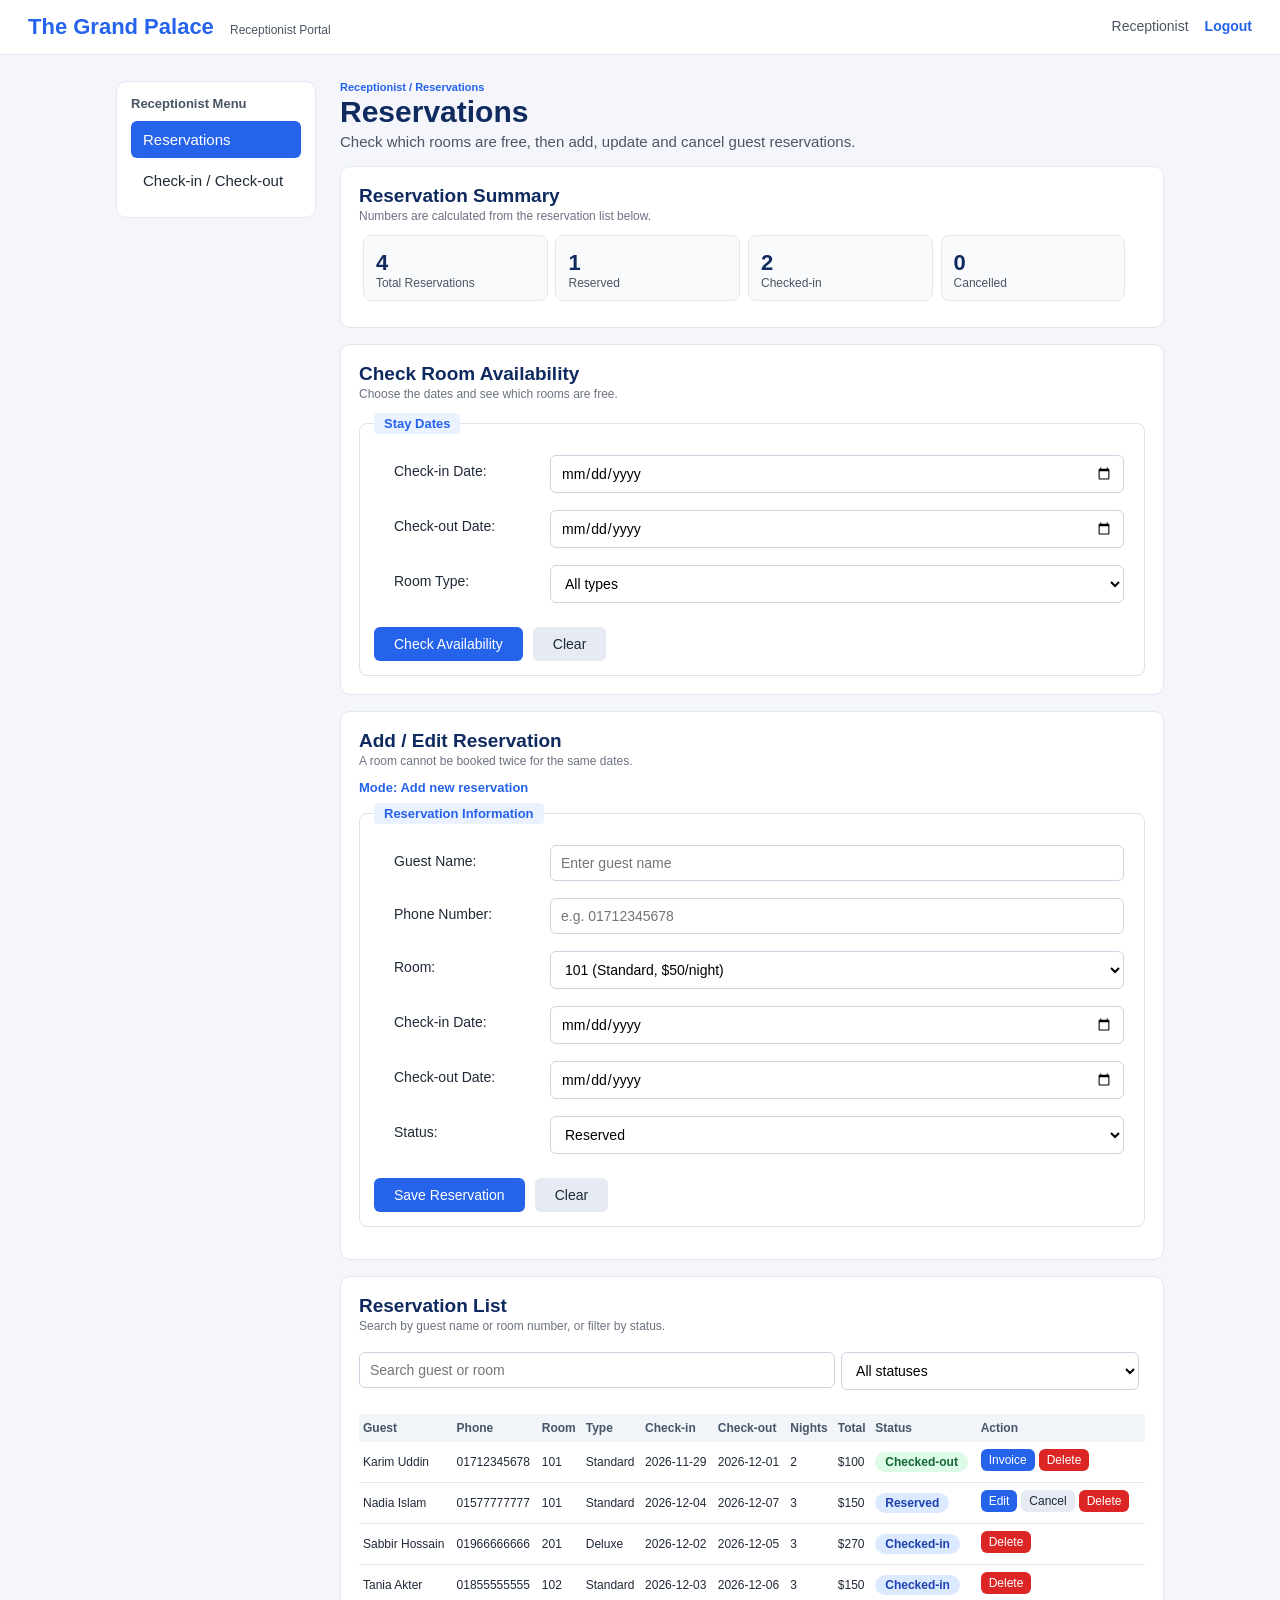
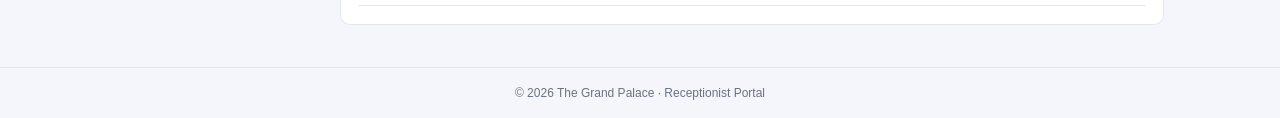
<file: hotel-system/Page/Receptionist.html>
<!DOCTYPE html>
<html lang="en-US">
<head>
    <meta charset="UTF-8">
    <meta name="viewport" content="width=device-width, initial-scale=1.0">
    <title>Receptionist Panel</title>
    <link rel="stylesheet" href="../Design/Style.css">
    <link rel="stylesheet" href="../Design/Receptionist.css">
    <script src="../JS/Common.js"></script>
    <script src="../JS/Receptionist.js"></script>
</head>
<body>
<div class="topbar">
        <div class="brand"> The Grand Palace <small>Receptionist Portal</small></div>
    <div class="topright"><span>Receptionist</span><a href="../index.html">Logout</a></div>
</div>
<div class="wrap">
    <div class="sidebar">
        <h4>Receptionist Menu</h4>
        <a href="#" id="menuReservations" class="active" onclick="return showSection('reservations')">Reservations</a>
        <a href="#" id="menuCheck" onclick="return showSection('check')">Check-in / Check-out</a>
    </div>
    <div class="content">
        <div id="reservationSection">
            <div class="crumb">Receptionist / Reservations</div>
            <h1 class="title">Reservations</h1>
            <p class="desc">Check which rooms are free, then add, update and cancel guest reservations.</p>

            <div class="card">
                <h2>Reservation Summary</h2>
                <p class="sub">Numbers are calculated from the reservation list below.</p>
                <div id="reservationSummary"></div>
            </div>

            <div class="card">
                <h2>Check Room Availability</h2>
                <p class="sub">Choose the dates and see which rooms are free.</p>
                <fieldset>
                    <legend>Stay Dates</legend>
                    <table class="formtable">
                        <tr>
                            <td><label for="AvailIn">Check-in Date:</label></td>
                            <td>
                                <input type="date" id="AvailIn">
                                <p class="error" id="AvailInError"></p>
                            </td>
                        </tr>
                        <tr>
                            <td><label for="AvailOut">Check-out Date:</label></td>
                            <td>
                                <input type="date" id="AvailOut">
                                <p class="error" id="AvailOutError"></p>
                            </td>
                        </tr>
                        <tr>
                            <td><label for="AvailType">Room Type:</label></td>
                            <td><select id="AvailType"></select></td>
                        </tr>
                    </table>
                    <br>
                    <button type="button" onclick="checkAvailability()">Check Availability</button>
                    <button type="button" class="light" onclick="clearAvailability()">Clear</button>
                </fieldset>
                <div class="rec-avail" id="AvailResult"></div>
            </div>

            <div class="card">
                <h2>Add / Edit Reservation</h2>
                <p class="sub">A room cannot be booked twice for the same dates.</p>
                <p id="ResMode" class="rec-mode">Mode: Add new reservation</p>
                <fieldset>
                    <legend>Reservation Information</legend>
                    <table class="formtable">
                        <tr>
                            <td><label for="ResGuest">Guest Name:</label></td>
                            <td>
                                <input type="text" id="ResGuest" placeholder="Enter guest name">
                                <p class="error" id="ResGuestError"></p>
                            </td>
                        </tr>
                        <tr>
                            <td><label for="ResPhone">Phone Number:</label></td>
                            <td>
                                <input type="text" id="ResPhone" placeholder="e.g. 01712345678">
                                <p class="error" id="ResPhoneError"></p>
                            </td>
                        </tr>
                        <tr>
                            <td><label for="ResRoom">Room:</label></td>
                            <td>
                                <select id="ResRoom"></select>
                                <p class="error" id="ResRoomError"></p>
                            </td>
                        </tr>
                        <tr>
                            <td><label for="ResIn">Check-in Date:</label></td>
                            <td>
                                <input type="date" id="ResIn">
                                <p class="error" id="ResInError"></p>
                            </td>
                        </tr>
                        <tr>
                            <td><label for="ResOut">Check-out Date:</label></td>
                            <td>
                                <input type="date" id="ResOut">
                                <p class="error" id="ResOutError"></p>
                            </td>
                        </tr>
                        <tr>
                            <td><label for="ResStatus">Status:</label></td>
                            <td>
                                <select id="ResStatus">
                                    <option value="Reserved">Reserved</option>
                                    <option value="Cancelled">Cancelled</option>
                                </select>
                            </td>
                        </tr>
                    </table>
                    <br>
                    <button type="button" onclick="saveReservation()">Save Reservation</button>
                    <button type="button" class="light" onclick="clearReservationForm()">Clear</button>
                </fieldset>
                <p id="ResMsg" class="ok"></p>
            </div>

            <div class="card">
                <h2>Reservation List</h2>
                <p class="sub">Search by guest name or room number, or filter by status.</p>
                <table class="rec-filter">
                    <tr>
                        <td><input type="text" id="SearchRes" onkeyup="showReservations()" placeholder="Search guest or room"></td>
                        <td>
                            <select id="FilterRes" onchange="showReservations()">
                                <option value="All">All statuses</option>
                                <option value="Reserved">Reserved</option>
                                <option value="Checked-in">Checked-in</option>
                                <option value="Checked-out">Checked-out</option>
                                <option value="Cancelled">Cancelled</option>
                            </select>
                        </td>
                    </tr>
                </table>
                <br>
                <div class="rec-scroll"><div id="reservationTable"></div></div>
            </div>
        </div>
        <div id="checkSection" style="display:none">
            <div class="crumb">Receptionist / Front Desk</div>
            <h1 class="title">Check-in / Check-out</h1>
                       <p class="desc">Check guests in and out, see the bill (invoice) and who has checked in or out.</p>

            <div class="card">
                <h2>Front Desk Summary</h2>
                <p class="sub">Updates automatically after every check-in and check-out.</p>
                <div id="checkSummary"></div>
            </div>

            <div class="card">
                <h2>Front Desk</h2>
                <p class="sub">Reserved guests wait for check-in. Checked-in guests wait for check-out.</p>
                <table class="rec-filter">
                    <tr>
                        <td>
                            <select id="FilterDesk" onchange="showDesk()">
                                <option value="All">All guests</option>
                                <option value="Reserved">Waiting for check-in</option>
                                <option value="Checked-in">Waiting for check-out</option>
                            </select>
                        </td>
                    </tr>
                </table>
                <p id="CheckMsg" class="ok"></p>
                <div class="rec-scroll"><div id="deskTable"></div></div>
            </div>

            <div class="card">
                <h2>Invoice</h2>
                <p class="sub">The bill of the guest appears here after check-out.</p>
                <div class="rec-invoice" id="invoiceBox"></div>
            </div>

            <div class="card">
                <h2>Check-in / Check-out History</h2>
                <p class="sub">Newest action is at the top.</p>
                <div class="rec-log" id="logBox"></div>
            </div>
        </div>

    </div>
</div>
<div class="footer">© 2026 The Grand Palace · Receptionist Portal</div>
</body>
</html>
</file>
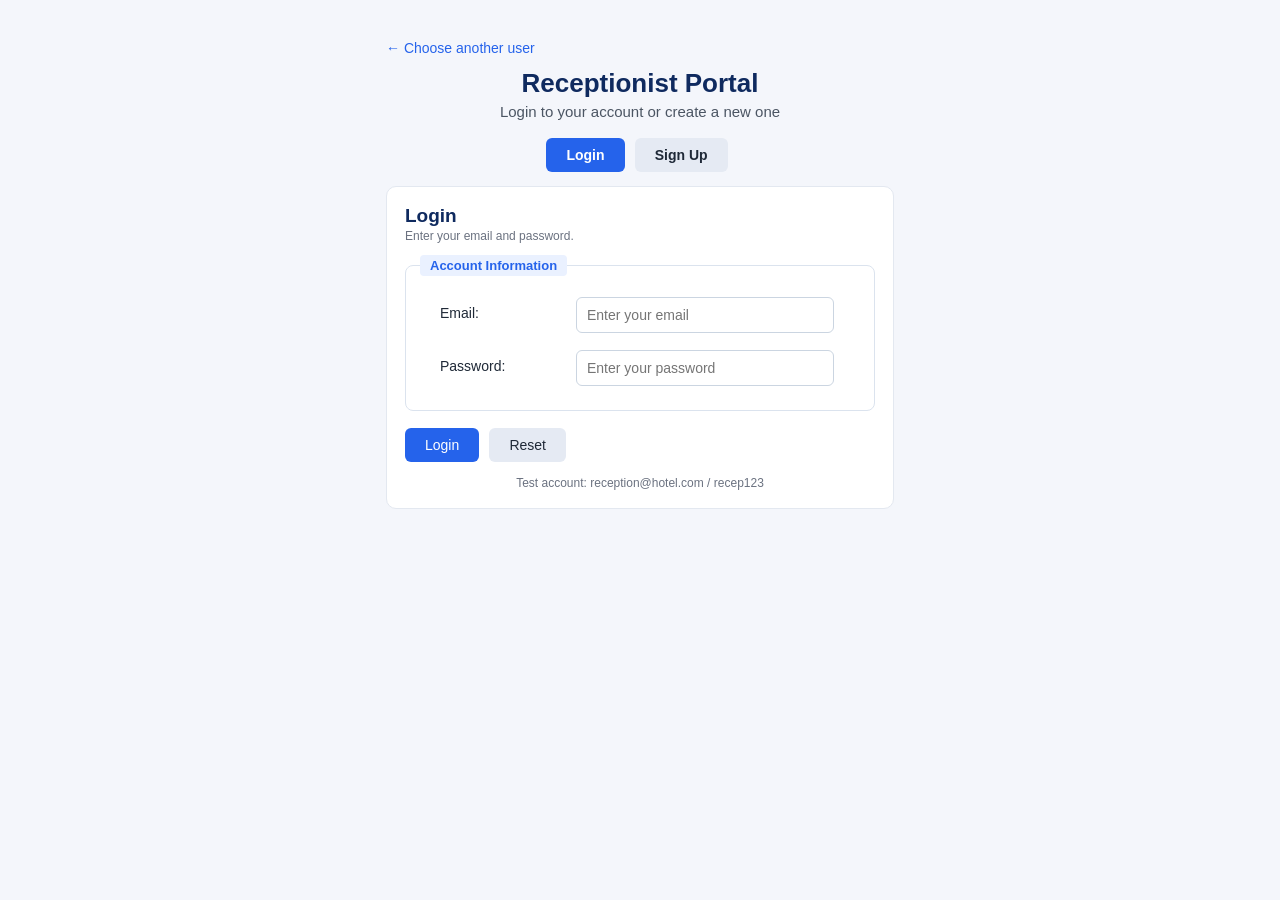
<file: hotel-system/Page/ReceptionistLogin.html>
<!DOCTYPE html>
<html lang="en-US">
<head>
    <meta charset="UTF-8">
    <meta name="viewport" content="width=device-width, initial-scale=1.0">
    <title>Receptionist Login</title>
    <link rel="stylesheet" href="../Design/Style.css">
    <script>let loginRole = "Receptionist";</script>
    <script src="../JS/Common.js"></script>
    <script src="../JS/Login.js"></script>
</head>
<body>
<div class="authbox">

    <a class="backlink" href="../index.html">← Choose another user</a>

    <div class="authhead">
        <h1>Receptionist Portal</h1>
        <p>Login to your account or create a new one</p>
    </div>

    <div style="text-align:center; margin-bottom:14px;">
        <button type="button" class="tab on" id="tabLogin" onclick="showLogin()">Login</button>
        <button type="button" class="tab" id="tabSignup" onclick="showSignup()">Sign Up</button>
    </div>

    <form class="card" id="loginForm" onsubmit="return validateLoginForm()" onreset="clearAllErrors()" novalidate>
        <h2>Login</h2>
        <p class="sub">Enter your email and password.</p>
        <fieldset>
            <legend>Account Information</legend>
            <table class="formtable">
                <tr>
                    <td><label for="LoginEmail">Email:</label></td>
                    <td>
                        <input type="email" id="LoginEmail" placeholder="Enter your email">
                        <p class="error" id="LoginEmailError"></p>
                    </td>
                </tr>
                <tr>
                    <td><label for="LoginPassword">Password:</label></td>
                    <td>
                        <input type="password" id="LoginPassword" placeholder="Enter your password">
                        <p class="error" id="LoginPasswordError"></p>
                    </td>
                </tr>
            </table>
        </fieldset>
        <br>
        <div class="resultbox" id="LoginResult"></div>
        <button type="submit">Login</button>
        <button type="reset" class="light">Reset</button>
        <p class="hint">Test account: reception@hotel.com / recep123</p>
    </form>

    <form class="card" id="signupForm" style="display:none" onsubmit="return validateSignupForm()" onreset="clearAllErrors()" novalidate>
        <h2>Sign Up</h2>
        <p class="sub">Create a new <b>Receptionist</b> account.</p>
        <fieldset>
            <legend>Personal Information</legend>
            <table class="formtable">
                <tr>
                    <td><label for="SuFirst">First Name:</label></td>
                    <td>
                        <input type="text" id="SuFirst" placeholder="Enter first name">
                        <p class="error" id="SuFirstError"></p>
                    </td>
                </tr>
                <tr>
                    <td><label for="SuLast">Last Name:</label></td>
                    <td>
                        <input type="text" id="SuLast" placeholder="Enter last name">
                        <p class="error" id="SuLastError"></p>
                    </td>
                </tr>
                <tr>
                    <td><label for="SuEmail">Email:</label></td>
                    <td>
                        <input type="email" id="SuEmail" placeholder="Enter your email">
                        <p class="error" id="SuEmailError"></p>
                    </td>
                </tr>
                <tr>
                    <td><label for="SuBirthday">Birthday:</label></td>
                    <td>
                        <input type="date" id="SuBirthday">
                        <p class="error" id="SuBirthdayError"></p>
                    </td>
                </tr>
                <tr>
                    <td><label for="SuPhone">Phone Number:</label></td>
                    <td>
                        <input type="text" id="SuPhone" placeholder="e.g. 01712345678">
                        <p class="error" id="SuPhoneError"></p>
                    </td>
                </tr>
                <tr>
                    <td><label for="SuPassword">Password:</label></td>
                    <td>
                        <input type="password" id="SuPassword" placeholder="8+ characters, upper, lower, number">
                        <p class="error" id="SuPasswordError"></p>
                    </td>
                </tr>
                <tr>
                    <td><label for="SuConfirm">Retype Password:</label></td>
                    <td>
                        <input type="password" id="SuConfirm" placeholder="Type the password again">
                        <p class="error" id="SuConfirmError"></p>
                    </td>
                </tr>
            </table>
        </fieldset>
        <br>
        <div class="resultbox" id="SignupResult"></div>
        <button type="submit">Create Account</button>
        <button type="reset" class="light">Reset</button>
    </form>

</div>
</body>
</html>
</file>
<file: hotel-system/Design/Index.css>
*{
    margin: 0;
    padding: 0;
    box-sizing: border-box;
}

body {
    font-family: Arial, sans-serif;
    background-color: #f4f6fc;
    color: #142d5e;
}

.home {
    width: 100%;
    min-height: 600px;
    padding: 40px 6%;
    justify-content: center;
    display: flex;
    align-items: center;
    padding: 40px 6%;
    margin:0px;
}
.hero {
    align-items: center;
    width: 100%;
    max-width: 1100px;
    display: grid;
    grid-template-columns: 40% 60%;
    gap: 40px;
}
.hero-text {
    padding: 20px 0;
    border: 2px solid rgb(236, 233, 233);
    padding: 20px;
    border-radius: 15px;
    background-color: rgb(255, 255, 245) ;
}
.tag {
    background-color: #dceaff;
    color: rgb(19, 63, 151);
    display: inline-block;
    padding: 8px 16px;
    border-radius: 25px;
    font-size: 14px;
    font-weight: bold;
    margin-bottom: 15px;
}

.hero-text h1 {
    line-height: 1.3;
    font-size: 46px;
    margin-bottom: 15px;
    color: #142d5e;
}

.hero-text p {
    color: #53647e;
    font-size: 16px;  
}
.user-grid {
    display: grid;
    grid-template-columns: repeat(2, 300px);
    gap: 20px;
    
}

.user-card {
    padding: 24px 22px;
    border-radius: 20px;
    border: 2px solid #6366f1;
}
.admin {
    background-color: #e0e7ff;
    color: #3730a3;
    border: 2px solid #a48fff;
}
.manager {
    background-color: #dbeafe;
    color: #1e40af;
    border: 2px solid #6366f1;
}
.receptionist {
    background-color: #dcfce7;
    color: #166534;
    border: 2px solid #7fcf9d;
}

.guest {
    background-color: #fef3c7;
    color: #92400e;
    border: 2px solid #bbb95d
}

.user-card h2 {
    font-size: 20px;
    margin-bottom: 12px;
}
.user-card p {
    font-size: 14px;
    line-height: 2;
    min-height: 45px;
    margin-bottom: 12px;
}
.user-btn {
    padding: 11px;
    width: 100%;
    background-color: white;
    color: inherit;
    border: none;
    border-radius: 25px;
    font-size: 14px;
    font-weight: bold;
}

.user-btn:hover {
    background-color: #e5e7eb;
}
.footer {
    text-align: center;
    font-size: 12px;
    color: #6b7280;
    border-top: 1px solid #e3e8f0;
    padding: 18px;
    margin-top: 10px;
}
</file>
<file: hotel-system/Design/Style.css>
* {
    box-sizing: border-box;
}

body {
    margin: 0;
    background-color: #f4f6fb;
    font-family: "Segoe UI", Arial, Helvetica, sans-serif;
    font-size: 15px;
    color: #1f2937;
}

.topbar {
    overflow: hidden;
    background-color: #ffffff;
    border-bottom: 1px solid #e3e8f0;
    padding: 14px 28px;
}

.brand {
    float: left;
    font-size: 22px;
    font-weight: bold;
    color: #2563eb;
}

.brand small {
    font-size: 12px;
    font-weight: normal;
    color: #4b5563;
    margin-left: 10px;
}

.topright {
    float: right;
    font-size: 14px;
    padding-top: 4px;
}

.topright span {
    color: #4b5563;
    margin-right: 16px;
}

.topright a {
    color: #2563eb;
    text-decoration: none;
    font-weight: bold;
}

.topright a:hover {
    text-decoration: underline;
}

.wrap {
    max-width: 1080px;
    margin: 26px auto;
    padding: 0 16px;
    overflow: hidden;
}

.sidebar {
    float: left;
    width: 200px;
    background-color: #ffffff;
    border: 1px solid #e3e8f0;
    border-radius: 10px;
    padding: 14px;
}

.sidebar h4 {
    margin: 0 0 10px 0;
    font-size: 13px;
    color: #4b5563;
}

.sidebar a {
    display: block;
    padding: 10px 12px;
    margin-bottom: 4px;
    border-radius: 6px;
    color: #1f2937;
    text-decoration: none;
}

.sidebar a:hover {
    background-color: #eaf1ff;
}

.sidebar a.active {
    background-color: #2563eb;
    color: #ffffff;
}

.content {
    margin-left: 224px;
}

.crumb {
    font-size: 11px;
    font-weight: bold;
    color: #2563eb;
}

.title {
    margin: 2px 0 4px 0;
    font-size: 30px;
    color: #0f2a5f;
}

.desc {
    margin: 0 0 16px 0;
    color: #4b5563;
}

.footer {
    text-align: center;
    font-size: 12px;
    color: #6b7280;
    border-top: 1px solid #e3e8f0;
    padding: 18px;
    margin-top: 10px;
}

.card {
    background-color: #ffffff;
    border: 1px solid #e3e8f0;
    border-radius: 10px;
    padding: 18px;
    margin-bottom: 16px;
}

.card h2 {
    margin: 0;
    font-size: 19px;
    color: #0f2a5f;
}

.card .sub {
    margin: 2px 0 12px 0;
    font-size: 12px;
    color: #6b7280;
}

fieldset {
    border: 1px solid #dbe3ee;
    border-radius: 8px;
    padding: 14px;
    margin: 0;
}

legend {
    background-color: #eaf1ff;
    color: #2563eb;
    font-size: 13px;
    font-weight: bold;
    padding: 3px 10px;
    border-radius: 4px;
}

table {
    width: 100%;
    border-collapse: collapse;
}

td, th {
    padding: 7px 6px;
    vertical-align: top;
    text-align: left;
}

.formtable td:first-child {
    width: 170px;
    font-size: 14px;
    padding: 15px 20px;
}

#LoginEmail, #LoginPassword{
    margin-left: -20px;
}

input[type="text"], input[type="number"], input[type="email"],
input[type="password"], input[type="date"], select, textarea {
    width: 100%;
    padding: 9px 10px;
    font-family: inherit;
    font-size: 14px;
    border: 1px solid #cbd5e1;
    border-radius: 6px;
    background-color: #ffffff;
}

input:focus, select:focus, textarea:focus {
    border-color: #2563eb;
    outline: 2px solid #dbe8ff;
}

button, input[type="button"], input[type="submit"] {
    padding: 9px 20px;
    font-family: inherit;
    font-size: 14px;
    color: #ffffff;
    background-color: #2563eb;
    border: none;
    border-radius: 6px;
    cursor: pointer;
    margin-right: 6px;
}

button:hover, input[type="button"]:hover, input[type="submit"]:hover {
    background-color: #1d4ed8;
}

button.light {
    background-color: #e5eaf3;
    color: #1f2937;
}

button.light:hover {
    background-color: #d5ddeb;
}

button.danger {
    background-color: #dc2626;
}

button.danger:hover {
    background-color: #b91c1c;
}

td button {
    padding: 5px 12px;
    font-size: 13px;
}

button.tab {
    background-color: #e5eaf3;
    color: #1f2937;
    font-weight: bold;
}

button.on {
    background-color: #2563eb;
    color: #ffffff;
}

.datatable th {
    background-color: #f1f5f9;
    color: #475569;
    font-size: 11px;
}

.datatable td {
    border-bottom: 1px solid #e5e7eb;
    vertical-align: middle;
}

.badge {
    display: inline-block;
    padding: 3px 10px;
    border-radius: 12px;
    font-size: 12px;
    font-weight: bold;
}

.Available, .Done, .Checked-out, .Active {
    background-color: #dcfce7;
    color: #166534;
}

.Occupied, .Reserved, .Checked-in {
    background-color: #dbeafe;
    color: #1e40af;
}

.Maintenance, .Pending {
    background-color: #fef3c7;
    color: #92400e;
}

.Cancelled, .Disabled {
    background-color: #fee2e2;
    color: #991b1b;
}

p.error {
    color: #dc2626;
    font-size: 12px;
    font-weight: bold;
    margin: 3px 0 0 0;
}

p.ok {
    color: #166534;
    font-size: 14px;
    font-weight: bold;
}

.authbox {
    max-width: 540px;
    margin: 40px auto;
    padding: 0 16px;
}

.authhead {
    text-align: center;
    margin-bottom: 18px;
}

.authhead h1 {
    margin: 0;
    font-size: 26px;
    color: #0f2a5f;
}

.authhead p {
    margin: 4px 0 0 0;
    color: #4b5563;
}

.backlink {
    display: block;
    margin-bottom: 12px;
    font-size: 14px;
    color: #2563eb;
    text-decoration: none;
}

.hint {
    margin: 14px 0 0 0;
    font-size: 12px;
    color: #6b7280;
    text-align: center;
}

.hint a {
    color: #2563eb;
}

.resultbox {
    text-align: center;
    font-weight: bold;
    padding: 10px;
    margin-bottom: 12px;
    border-radius: 6px;
}

.resultbox:empty {
    display: none;
}

.success {
    color: #166534;
    background-color: #dcfce7;
    border: 1px solid #86efac;
}

.failed {
    color: #991b1b;
    background-color: #fee2e2;
    border: 1px solid #fca5a5;
}
</file>
<file: hotel-system/Design/Admin.css>
/* Admin portal - simple layout matching Manager, Receptionist and Guest portals */

.adm-topbar {
    background-color: #ffffff;
    border-bottom: 1px solid #e3e8f0;
}

.adm-topbar .brand {
    color: #2563eb;
}

.adm-topbar .brand small {
    color: #4b5563;
}

.adm-wrap {
    display: block;
    max-width: 1080px;
    margin: 26px auto;
    padding: 0 16px;
    overflow: hidden;
}

.adm-sidebar {
    float: left;
    width: 200px;
    min-width: 200px;
    background-color: #ffffff;
    border: 1px solid #e3e8f0;
    border-radius: 10px;
    padding: 14px;
}

.adm-sidebar h4 {
    margin: 0 0 10px 0;
    font-size: 13px;
    color: #4b5563;
    letter-spacing: 0;
}

.adm-sidebar a {
    display: block;
    padding: 10px 12px;
    margin: 0 0 4px 0;
    border-radius: 6px;
    color: #1f2937;
    text-decoration: none;
    font-size: 14px;
    line-height: 1.35;
    font-weight: normal;
}

.adm-sidebar a:hover {
    background-color: #eaf1ff;
    color: #1f2937;
}

.adm-sidebar a.active {
    background-color: #2563eb;
    color: #ffffff;
}

.adm-sidebar-note {
    color: #4b5563;
    border-top: 1px solid #e3e8f0;
    margin: 18px 0 0;
    padding: 14px 4px 0;
    font-size: 11px;
    letter-spacing: 0;
}

.adm-sidebar-note span {
    color: #6b7280;
    font-size: 10px;
}

.adm-content {
    display: block;
    margin-left: 224px;
    min-width: 0;
}

.adm-user-label {
    color: #4b5563;
}

.adm-welcome {
    display: block;
    background: #ffffff;
    border-left: 1px solid #e3e8f0;
    padding: 18px;
    margin: 0 0 16px 0;
}

.adm-welcome h2 {
    margin: 2px 0 6px;
}

.adm-welcome p {
    margin: 4px 0;
    color: #4b5563;
}

.adm-eyebrow {
    font-size: 12px;
    color: #2563eb;
    font-weight: bold;
    letter-spacing: 0;
}

.adm-welcome-mark {
    display: none;
}

.adm-stat-grid {
    display: block;
    margin: 0 0 16px 0;
}

.adm-stat-card {
    display: inline-block;
    vertical-align: top;
    width: 23.5%;
    min-height: 78px;
    margin: 0 1% 8px 0;
    padding: 12px;
    background: #ffffff;
    border: 1px solid #e3e8f0;
    border-radius: 8px;
    box-shadow: none;
}

.adm-stat-card p {
    margin: 0;
    color: #4b5563;
    font-size: 13px;
}

.adm-stat-card h2 {
    margin: 5px 0 0;
    color: #0f2a5f;
    font-size: 22px;
}

.adm-stat-icon {
    display: none;
}

.adm-two-column {
    display: block;
}

.adm-panel-card {
    background: #ffffff;
    padding: 18px;
    border: 1px solid #e3e8f0;
    border-radius: 10px;
    margin: 0 0 16px 0;
    box-shadow: none;
}

.adm-card-heading {
    display: block;
    margin-bottom: 12px;
}

.adm-card-heading h2,
.adm-panel-card h2 {
    margin: 0;
    font-size: 19px;
    color: #0f2a5f;
}

.adm-card-heading .sub,
.adm-panel-card .sub {
    margin: 3px 0 12px;
    color: #6b7280;
    font-size: 12px;
}

.adm-card-heading a {
    color: #2563eb;
}

.adm-notice {
    background: #eaf1ff;
    border-left: 3px solid #2563eb;
    padding: 12px;
    color: #334155;
    font-size: 13px;
    line-height: 1.5;
    margin: 0 0 16px;
}

.adm-form-box {
    background: #f8fafc;
    padding: 14px;
    margin: 12px 0;
    border: 1px solid #e3e8f0;
    border-radius: 8px;
}

.adm-form-box h3 {
    margin-top: 0;
    color: #0f2a5f;
}

.adm-form-grid {
    display: block;
    margin: 10px 0;
}

.adm-form-grid > div {
    margin-bottom: 10px;
}

.adm-form-grid label,
.adm-toolbar label {
    display: block;
    font-size: 13px;
    font-weight: normal;
    margin-bottom: 5px;
    color: #1f2937;
}

.adm-form-grid input,
.adm-form-grid select,
.adm-toolbar input,
.adm-toolbar select {
    width: 100%;
    padding: 9px 10px;
    border: 1px solid #cbd5e1;
    border-radius: 6px;
    box-sizing: border-box;
    background: #ffffff;
}

.adm-content button {
    background: #2563eb;
    color: #ffffff;
    border: 0;
    padding: 9px 20px;
    border-radius: 6px;
    cursor: pointer;
    margin: 4px 6px 4px 0;
}

.adm-content button:hover {
    background: #1d4ed8;
}

.adm-content button.light {
    background: #e5eaf3;
    color: #1f2937;
}

.adm-content button.danger {
    background: #dc2626;
    color: #ffffff;
}

.adm-action-btn {
    font-size: 12px;
    padding: 5px 12px !important;
}

.adm-toolbar {
    display: block;
    margin: 12px 0;
}

.adm-search,
.adm-filter {
    display: block;
    min-width: 0;
    margin: 8px 0;
}

.adm-table-wrap {
    width: 100%;
    overflow-x: auto;
}

.adm-table {
    width: 100%;
    border-collapse: collapse;
    margin: 12px 0;
    font-size: 13px;
}

.adm-table th {
    background: #f1f5f9;
    color: #475569;
    text-align: left;
}

.adm-table th,
.adm-table td {
    padding: 8px 7px;
    border-bottom: 1px solid #e5e7eb;
    vertical-align: top;
}

.adm-table tr:hover td {
    background: #f8fafc;
}

.adm-error {
    color: #dc2626;
    font-size: 13px;
    min-height: 16px;
}

.adm-content .crumb {
    color: #2563eb;
    font-size: 11px;
    letter-spacing: 0;
    margin: 0 0 4px;
}

.adm-content .title {
    margin: 2px 0 4px;
    font-size: 30px;
    color: #0f2a5f;
}

.adm-content .desc {
    color: #4b5563;
    margin: 0 0 16px;
}

.adm-content .footer {
    margin-top: 20px;
}

@media (max-width: 900px) {
    .adm-wrap {
        display: block;
    }

    .adm-sidebar {
        float: none;
        width: 100%;
        min-width: 0;
        margin-bottom: 18px;
    }

    .adm-sidebar a {
        display: inline-block;
        margin: 3px 2px;
    }

    .adm-content {
        margin-left: 0;
    }
}

@media (max-width: 560px) {
    .adm-stat-card {
        width: 48%;
        margin-right: 1%;
    }

    .adm-content .title {
        font-size: 24px;
    }

    .adm-panel-card {
        padding: 14px;
    }

    .adm-topbar {
        padding: 12px 16px;
    }

    .adm-topbar .brand {
        font-size: 18px;
    }

    .adm-topbar .brand small {
        display: block;
        margin: 2px 0 0;
    }
}
</file>
<file: hotel-system/Design/Guest.css>
body {
  font-family: Arial, sans-serif;
  background-color: #f3f5fa;
  margin: 0;
}

.header {
  background-color: white;
  padding: 15px 30px;
  border-bottom: 1px solid #ddd;
}

.header h2 {
  display: inline;
  color: #2563eb;
}

/* Sidebar ar main ke pasapashi rakhar jonno */
.container {
  display: flex;
  width: 900px;
  margin: 25px auto;
}

.sidebar {
  height: 200px;
  width: 200px;
  background-color: white;
  padding: 15px;
  margin-right: 20px;
  border-radius: 10px;
  
}

.sidebar button {
  
  width: 100%;
  padding: 10px;
  margin-bottom: 5px;
  border: none;
  display: block;
  background-color: white;
  text-align: left;
  cursor: pointer;
  font-size: 15px;
  
}

/* Je button select kora ache */
.sidebar button.active {
  background-color: #2563eb;
  color: white;
  border-radius: 6px;
}

/* Dan pashe main content */
.main {
  flex: 1;
}

.box {
  background-color: white;
  padding: 20px;
  margin-bottom: 20px;
  border-radius: 10px;
}


input, select, textarea {
  width: 100%;
  padding: 10px;
  margin-top: 5px;
  margin-bottom: 10px;
  border-radius: 6px;
  border: 1px solid #ccc;
  box-sizing: border-box;
}

textarea {
  height: 120px;
}
label {
  display: block;
  margin-top: 10px;
}


.blue-btn {
  background-color: #2563eb;
  color: white;
  padding: 10px 20px;
  cursor: pointer;
  border: none;
  border-radius: 6px;
}

.gray-btn {
  background-color: #e5e5e5;
  padding: 10px 20px;
  border: none;
  cursor: pointer;
  border-radius: 6px;
}


.room-item {
  border: 1px solid #ddd;
  padding: 10px;
  margin-top: 8px;
  border-radius: 6px;
}

table {
  width: 100%;
  border-collapse: collapse;
}
th, td {
  border: 1px solid #ddd;
  padding: 8px;
  text-align: left;
}
</file>
<file: hotel-system/Design/Manager.css>
* {
    box-sizing: border-box;
}

body {
    margin: 0;
    background-color: #f4f6fb;
    font-family: "Segoe UI", Arial, Helvetica, sans-serif;
    font-size: 15px;
    color: #1f2937;
}
.topbar {
    overflow: hidden;
    background-color: #ffffff;
    border-bottom: 1px solid #e3e8f0;
    padding: 14px 28px;
}

.brand {
    float: left;
    font-size: 22px;
    font-weight: bold;
    color: #2563eb;
}

.brand small {
    font-size: 12px;
    font-weight: normal;
    color: #4b5563;
    margin-left: 10px;
}

.topright {
    float: right;
    font-size: 14px;
    padding-top: 4px;
}

.topright span { 
    color: #4b5563;
    margin-right: 16px;
}

.topright a {
    color: #2563eb;
    text-decoration: none;
    font-weight: bold;
}

.topright a:hover {
    text-decoration: underline;
}

.wrap {
    max-width: 1080px;
    margin: 26px auto;
    padding: 0 16px;
    overflow: hidden;
}

.sidebar {
    float: left;
    width: 200px;
    background-color: #ffffff;
    border: 1px solid #e3e8f0;
    border-radius: 10px;
    padding: 14px;
}

.sidebar h4 {
    margin: 0 0 10px 0;
    font-size: 13px;
    color: #4b5563;
}

.sidebar a {
    display: block;
    padding: 10px 12px;
    margin-bottom: 4px;
    border-radius: 6px;
    color: #1f2937;
    text-decoration: none;
}

.sidebar a:hover {
    background-color: #eaf1ff;
}

.sidebar a.active {
    background-color: #2563eb;
    color: #ffffff;
}

.content {
    margin-left: 224px;
}
/*Manager/Room er kaj korchi*/
.crumb {
    font-size: 11px;
    font-weight: bold;
    color: #2563eb;
}

.title {
    margin: 2px  4px;
    font-size: 30px;
    color: #0f2a5f;
}

/* heading er nicher line eita */
.desc {                                  
    margin:16px;
    color: #4b5563;
}

.footer {
    text-align: center;
    font-size: 12px;
    color: #6b7280;
    border-top: 1px solid #e3e8f0;
    padding: 18px;
    margin-top: 10px;
}

/* Add/Edit room er vitore box er color sob gular sathe mil rakhchi */
.card {
    background-color: #ffffff;
    border: 1px solid #e3e8f0;
    border-radius: 10px;
    padding: 18px;
    margin-bottom: 16px;
}

.card h2 {
    margin: 0;
    font-size: 19px;
    color: #0f2a5f;
}

.mgr-mode {
    margin: 13px 8px;
    font-size: 13px;
    font-weight: bold;
    color: #2563eb;
}

fieldset {
    border: 1px solid #dbe3ee;
    border-radius: 8px;
    padding: 14px;
    margin: 0;
}
 /* Room Information kaj tuku */
legend {
    background-color: #eaf1ff;
    color: #2563eb;
    font-size: 13px;
    font-weight: bold;
    padding: 3px 10px;
    border-radius: 4px;
}

label {
    display: block;
    margin-top: 10px;
    margin-bottom: 4px;
    font-size: 14px;
}

input[type="text"], input[type="number"], select {
    width: 100%;
    padding: 9px 10px;
    font-family: inherit;
    font-size: 14px;
    border: 1px solid #cbd5e1;
    border-radius: 6px;
    background-color: #ffffff;
    margin-bottom: 6px;
}

/*Sob gula button er kaj korchi*/
button {
    padding: 9px 20px;
    font-family: inherit;
    font-size: 14px;
    color: #ffffff;
    background-color: #2563eb;
    border: none;
    border-radius: 6px;
    cursor: pointer;
    margin-right: 6px;
}

button:hover {
    background-color: #1d4ed8;
}
button.light {
    background-color: #e5eaf3;
    color: #1f2937;
}
button.light:hover {
    background-color: #d5ddeb;
}
button.danger {
    background-color: #dc2626;
}
button.danger:hover {
    background-color: #b91c1c;
}
 /* action button gula choto korchi*/
td button {                             
    padding: 5px 12px;
    font-size: 13px;
}

/*room list, task list  er kaj korchi eituku te */
table {
    width: 100%;
    border-collapse: collapse;
}

td, th {
    padding: 7px 6px;
    vertical-align: top;
    text-align: left;
}
/* Room list er room, type, floor eigula gray color dichi*/ 
.datatable th {                          
    background-color: #f1f5f9;
    color: #475569;
    font-size: 11px;
}

.datatable td {
    border-bottom: 1px solid #e5e7eb;
    vertical-align: middle;
}
 
.badge {
    display: inline-block;
    padding: 3px 10px;
    border-radius: 12px;
    font-size: 12px;
    font-weight: bold;
}

.Available, .Done {
    background-color: #dcfce7;
    color: #166534;
}

.Occupied {
    background-color: #dbeafe;
    color: #1e40af;
}

.Maintenance, .Pending {
    background-color: #fef3c7;
    color: #92400e;
}

/* message ashe je oigular jonno */
p.error {
    color: #dc2626;
    font-size: 12px;
    font-weight: bold;
    margin: 3px 0 0 0;
}

p.ok {
    color: #166534;
    font-size: 14px;
    font-weight: bold;
}
</file>
<file: hotel-system/Design/Receptionist.css>
/* Design/Receptionist.css - Receptionist owner only. Every class starts with rec- (colours match Admin.css and Manager.css) */

.rec-mode {
    margin: 0 0 8px 0;
    font-size: 13px;
    font-weight: bold;
    color: #2563eb;
}
.rec-stat {
    display: inline-block;
    vertical-align: top;
    width: 23.5%;
    margin: 0 0.5% 8px 0.5%;
    background-color: #f8fafc;
    border: 1px solid #e3e8f0;
    border-radius: 8px;
    padding: 10px 12px;
    font-size: 12px;
    color: #4b5563;
}
.rec-stat b {
    display: block;
    margin-top: 4px;
    font-size: 22px;
    color: #0f2a5f;
}
.rec-filter td {
    padding-left: 0;
}
.rec-scroll {
    overflow-x: auto;
}
.rec-scroll .datatable td, .rec-scroll .datatable th {
     font-size: 12px;
     padding: 7px 4px;
}
.rec-scroll .datatable td button {
    padding: 4px 8px;
    font-size: 12px;
    margin: 0 4px 4px 0;
}
.rec-avail {
    margin-top: 12px;
    padding: 10px 12px;
    border-radius: 6px;
    font-size: 14px;
    background-color: #f1f5f9;
    border: 1px solid #e3e8f0;
}
.rec-avail:empty {
    display: none;
}
.rec-avail.rec-free {
    background-color: #dcfce7;
    border-color: #86efac;
    color: #166534;
}
.rec-avail.rec-busy {
    background-color: #fee2e2;
    border-color: #fca5a5;
    color: #991b1b;
}
.rec-invoice {
    margin-top: 12px;
    padding: 16px;
    background-color: #f8fafc;
    border: 1px solid #e3e8f0;
     border-radius: 8px;
}
.rec-invoice:empty {
    display: none;
}
.rec-invoice h3 {
    margin: 0 0 8px 0;
    font-size: 17px;
    color: #0f2a5f;
}
.rec-invoice td 
{
    padding: 5px 6px;
    font-size: 14px;
    border-bottom: 1px solid #e5e7eb;
}
.rec-invoice td:last-child {
    text-align: right;
}
.rec-total td {
    font-size: 17px;
    font-weight: bold;
    color: #0f2a5f;
    border-bottom: none;
}
.rec-log {
    max-height: 220px;
    overflow-y: auto;
    border: 1px solid #e3e8f0;
    border-radius: 6px;
    padding: 6px 12px;
    font-size: 13px;
    background-color: #f8fafc;
}

.rec-log p {
    margin: 6px 0;
    padding-bottom: 6px;
    border-bottom: 1px solid #e5e7eb;
}

.rec-log p:last-child {
    border-bottom: none;
}
</file>
